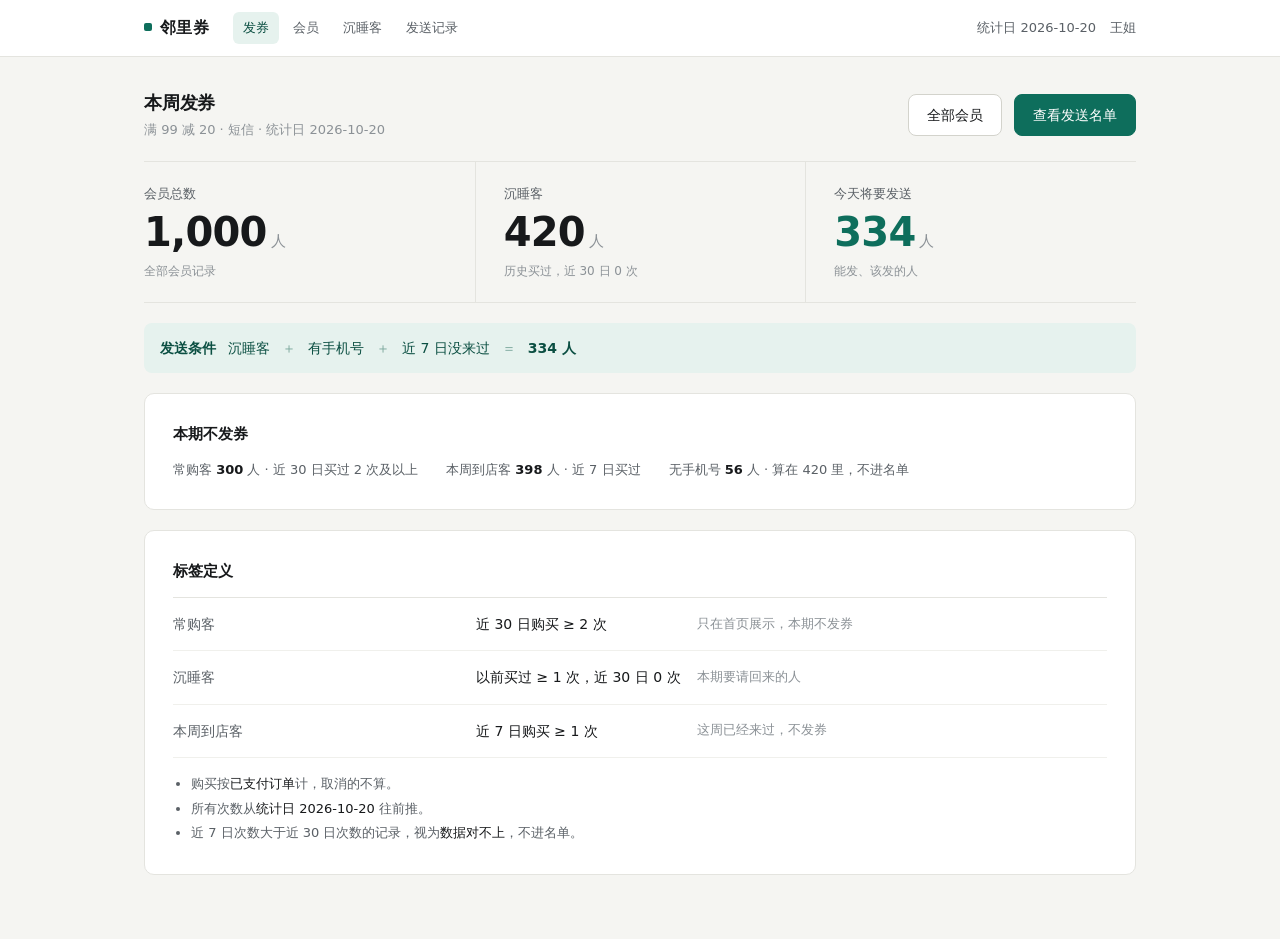
<file: index.html>
<!DOCTYPE html>
<html lang="zh-CN">
<head>
<meta charset="utf-8">
<meta name="viewport" content="width=device-width, initial-scale=1">
<title>邻里券</title>
<meta http-equiv="refresh" content="0; url=原型/index.html">
<link rel="canonical" href="原型/index.html">
</head>
<body>
<p><a href="原型/index.html">打开邻里券原型</a></p>
</body>
</html>
</file>
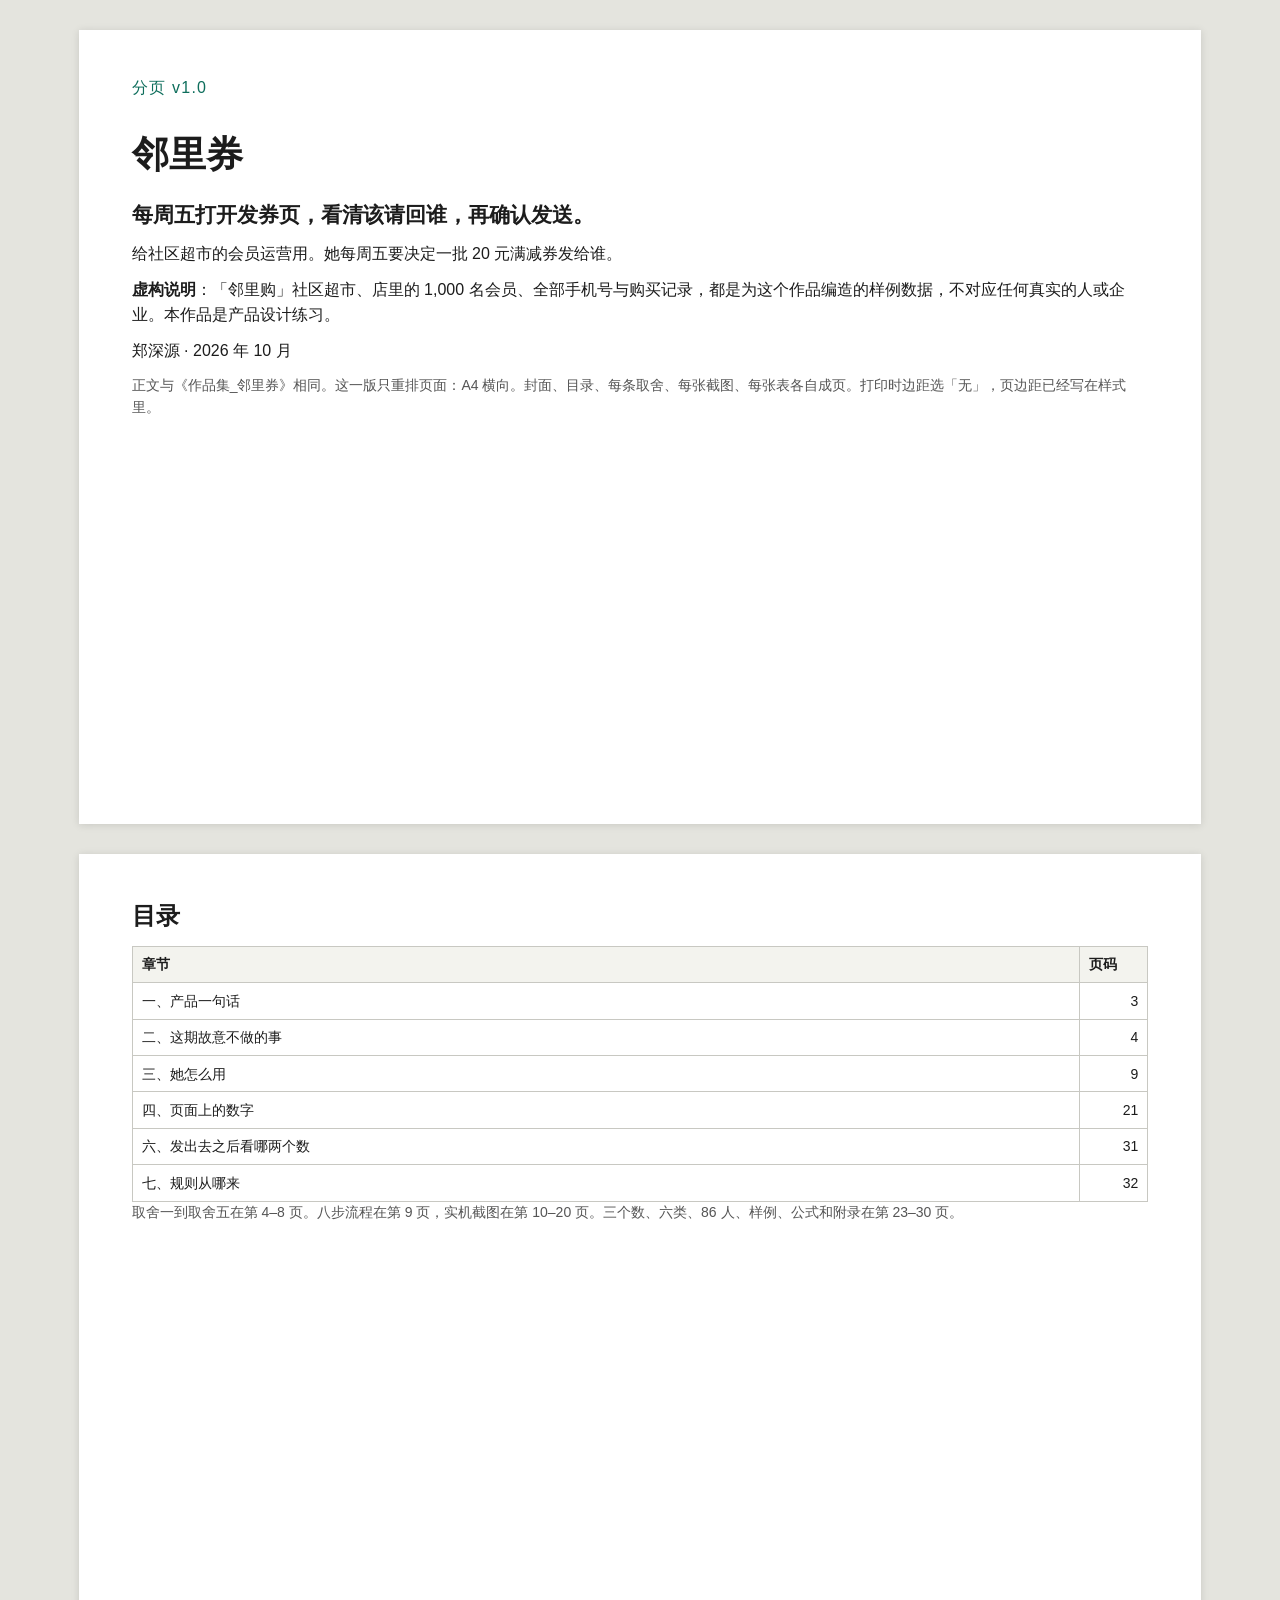
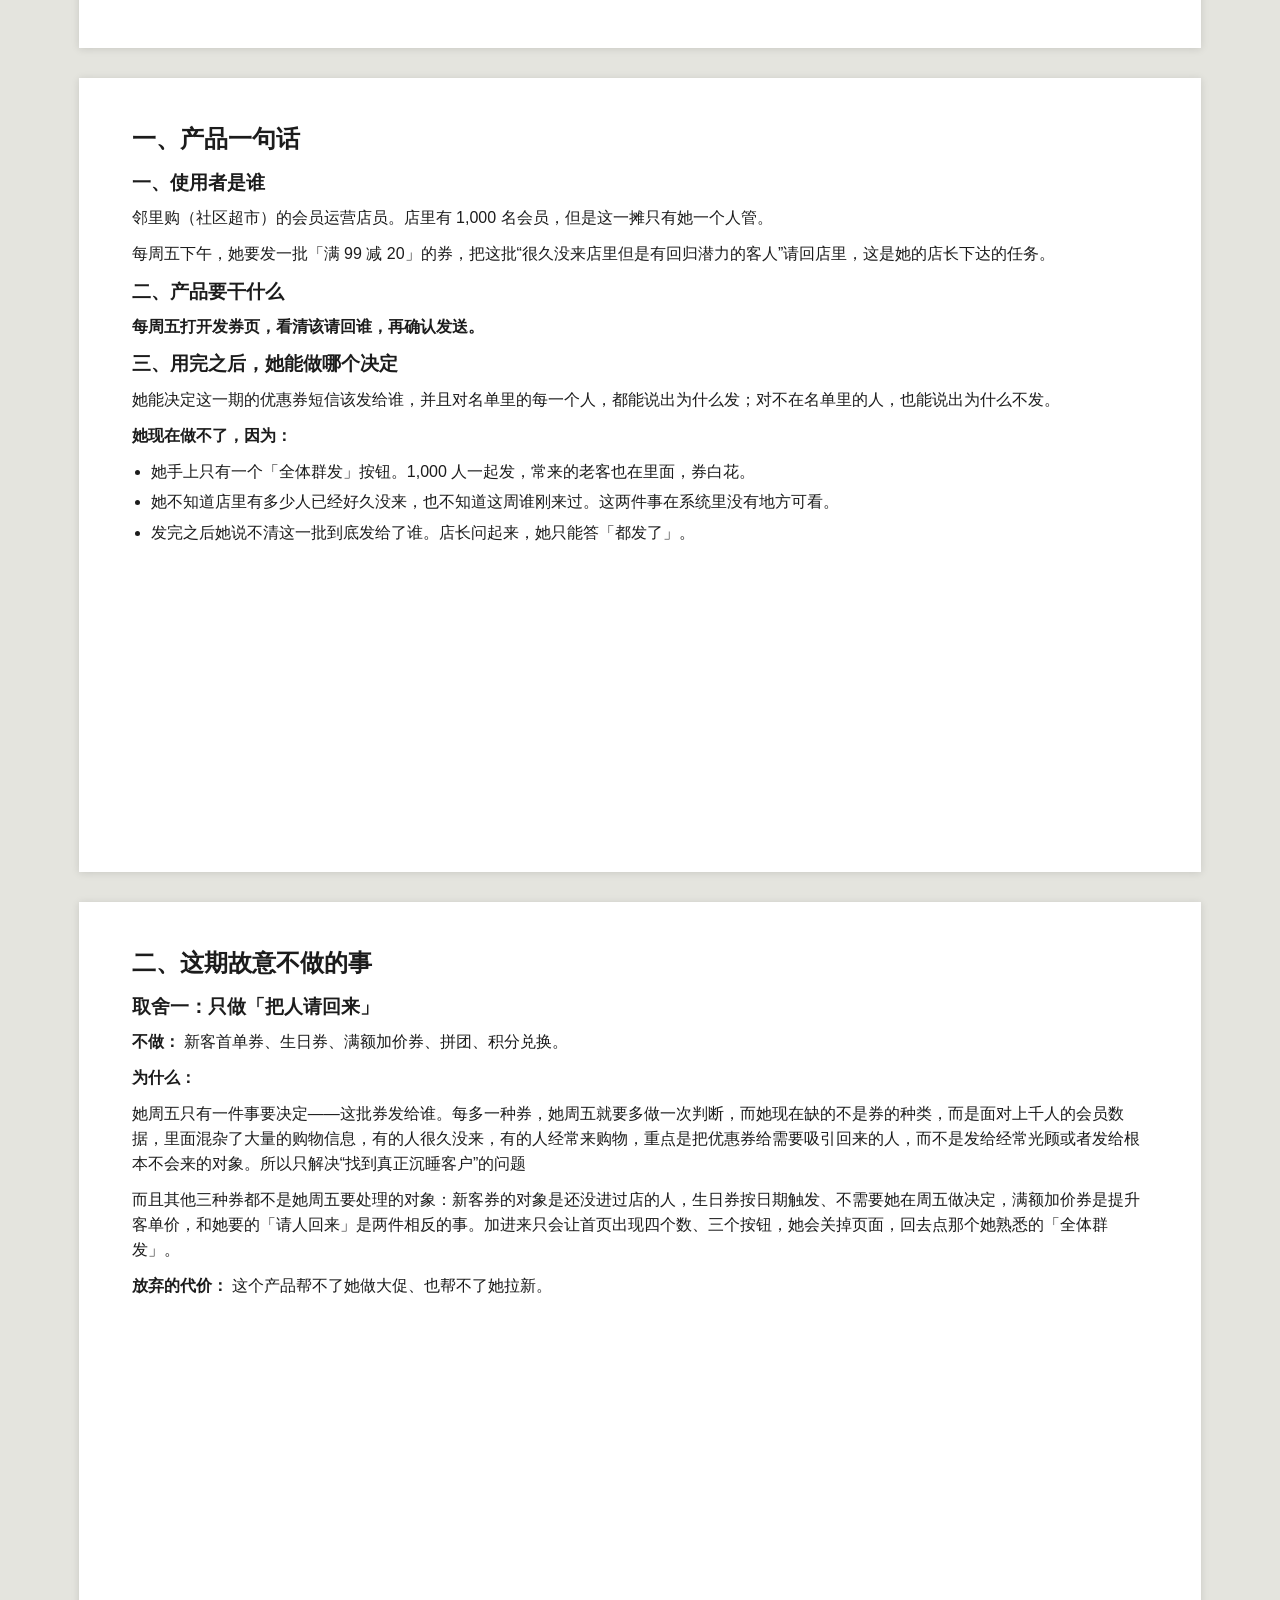
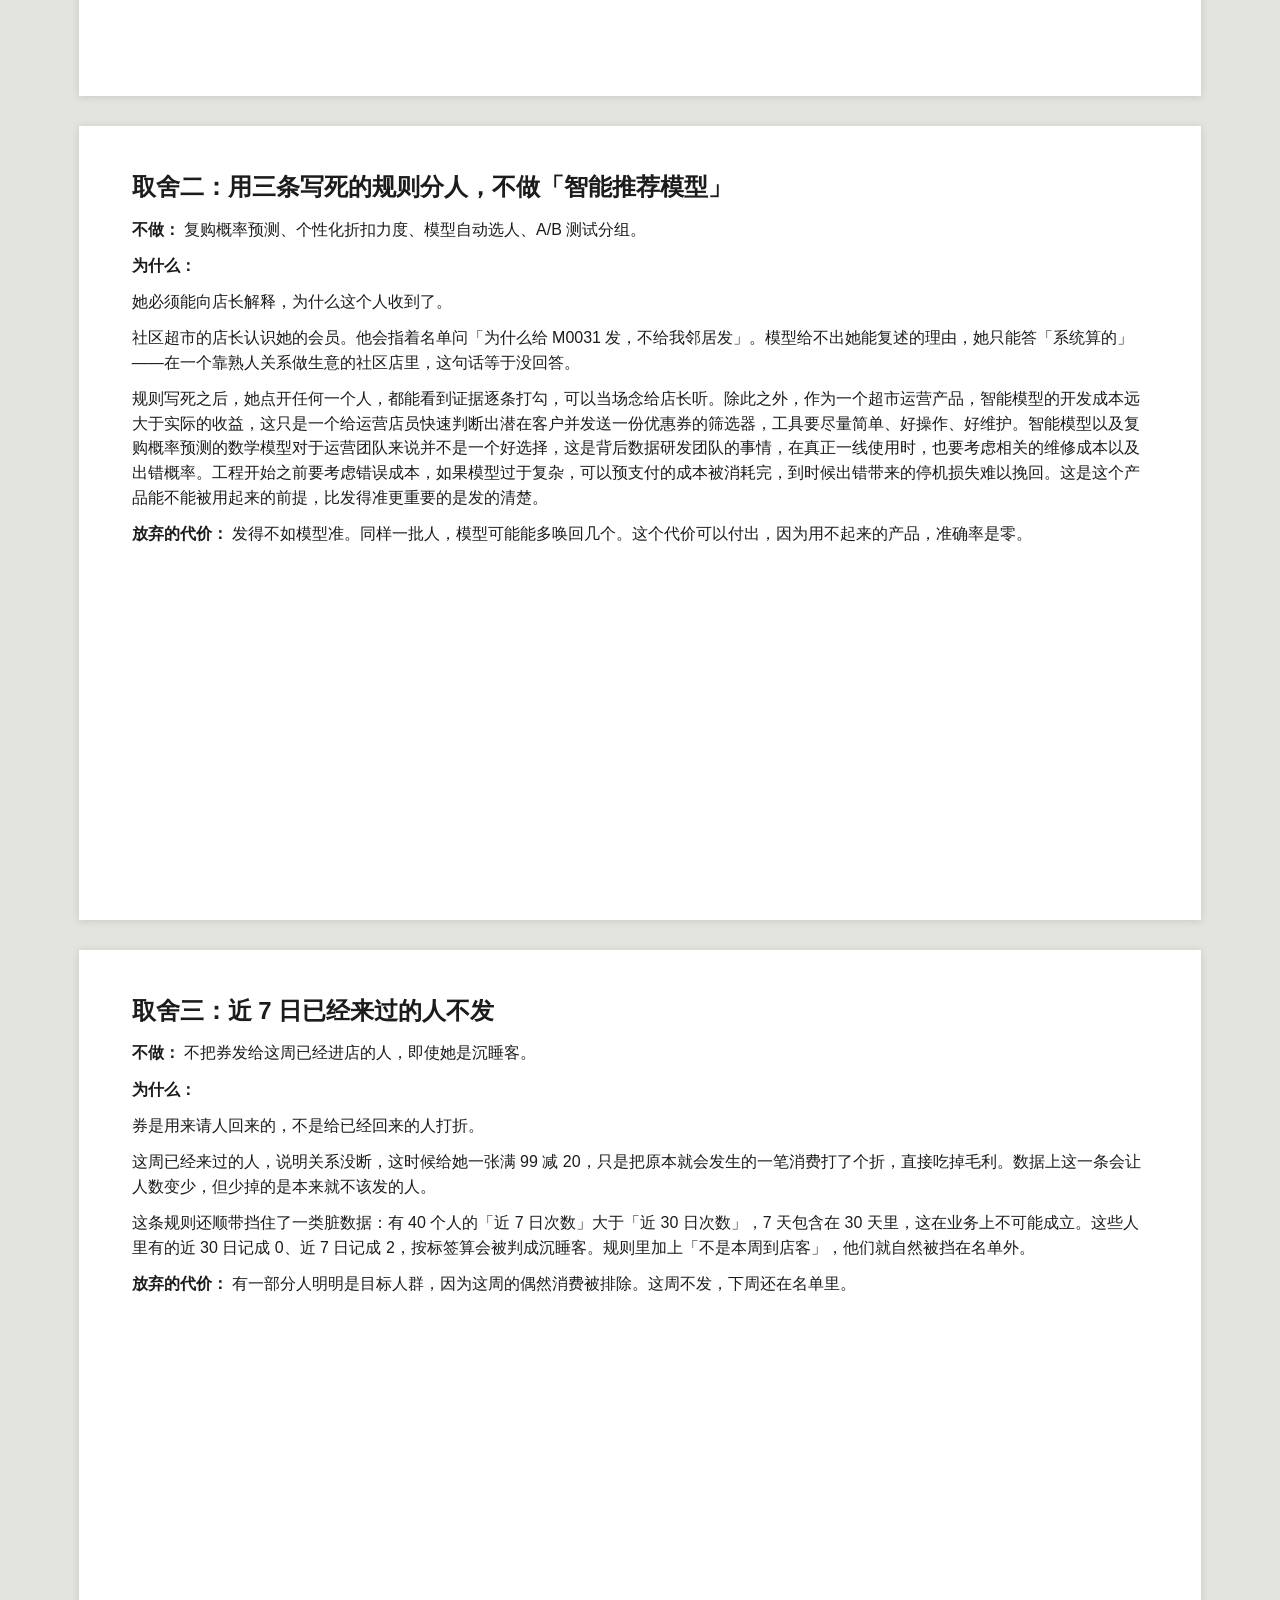
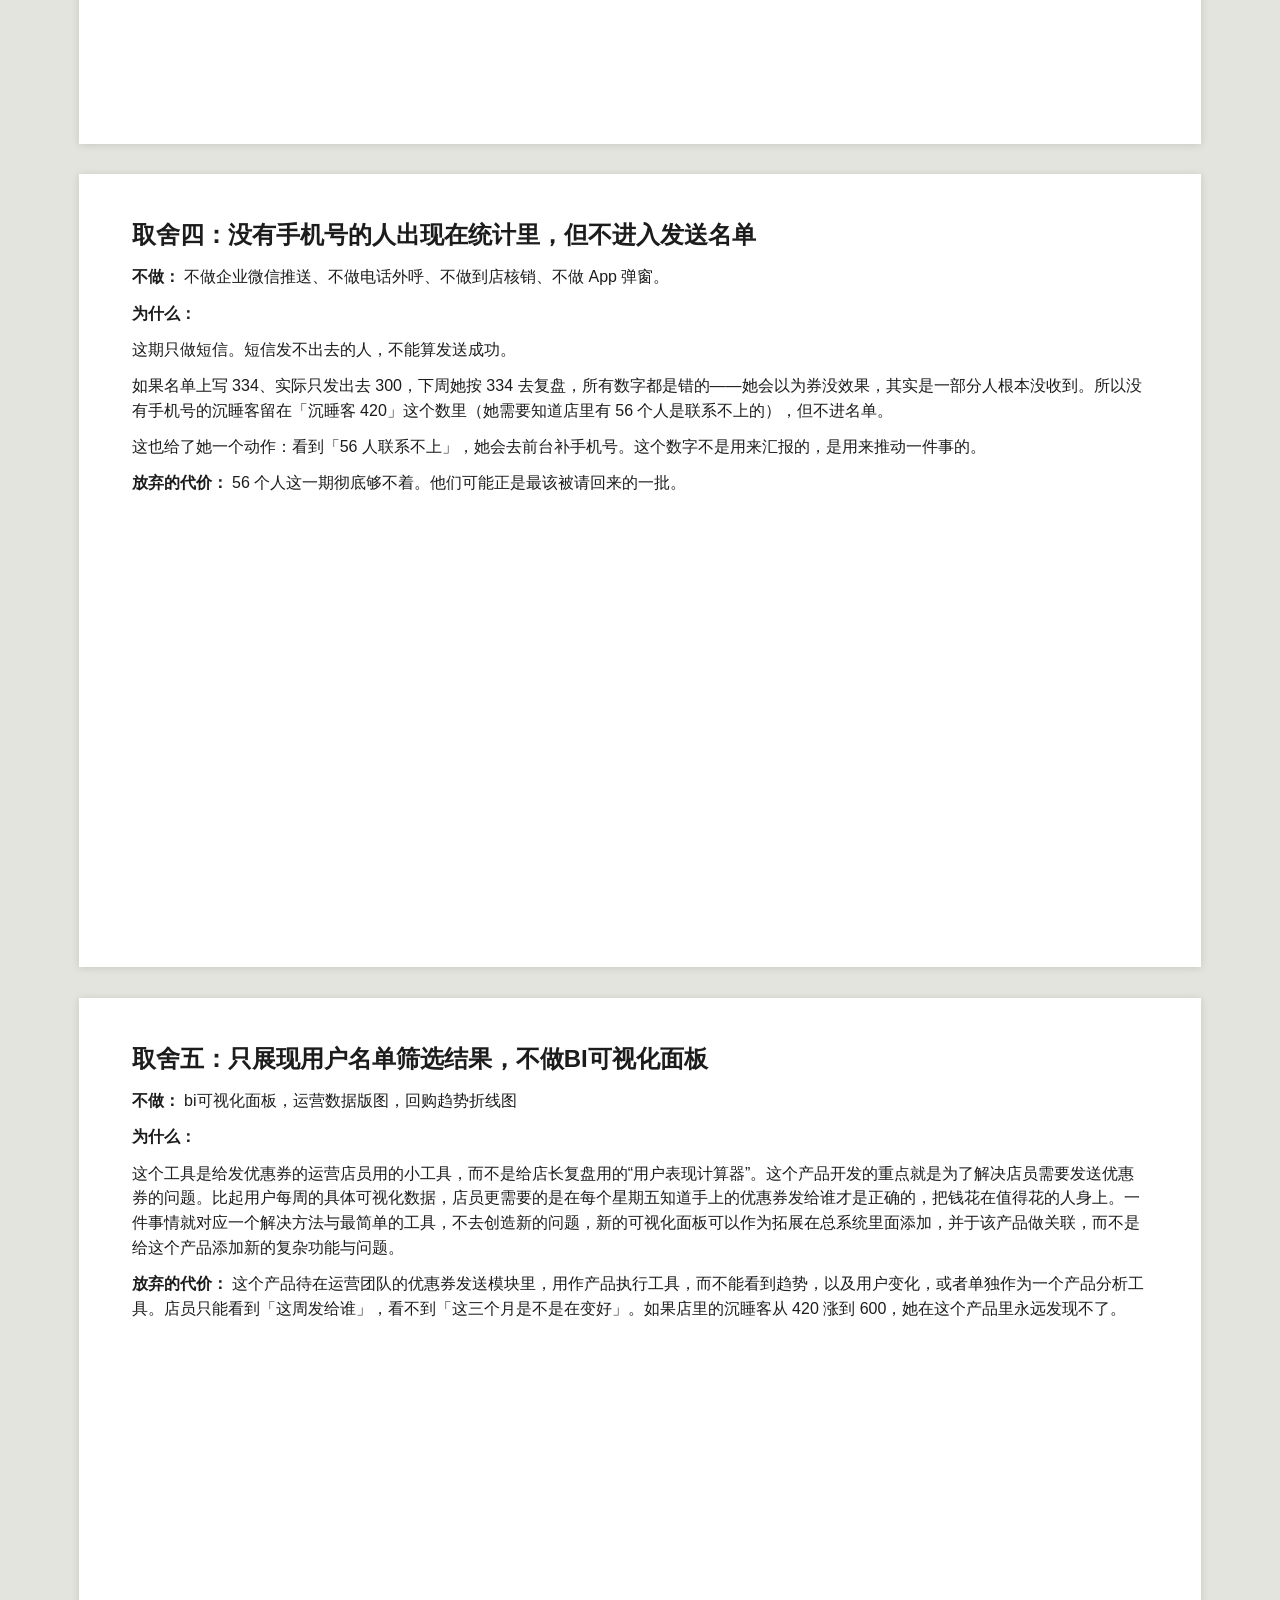
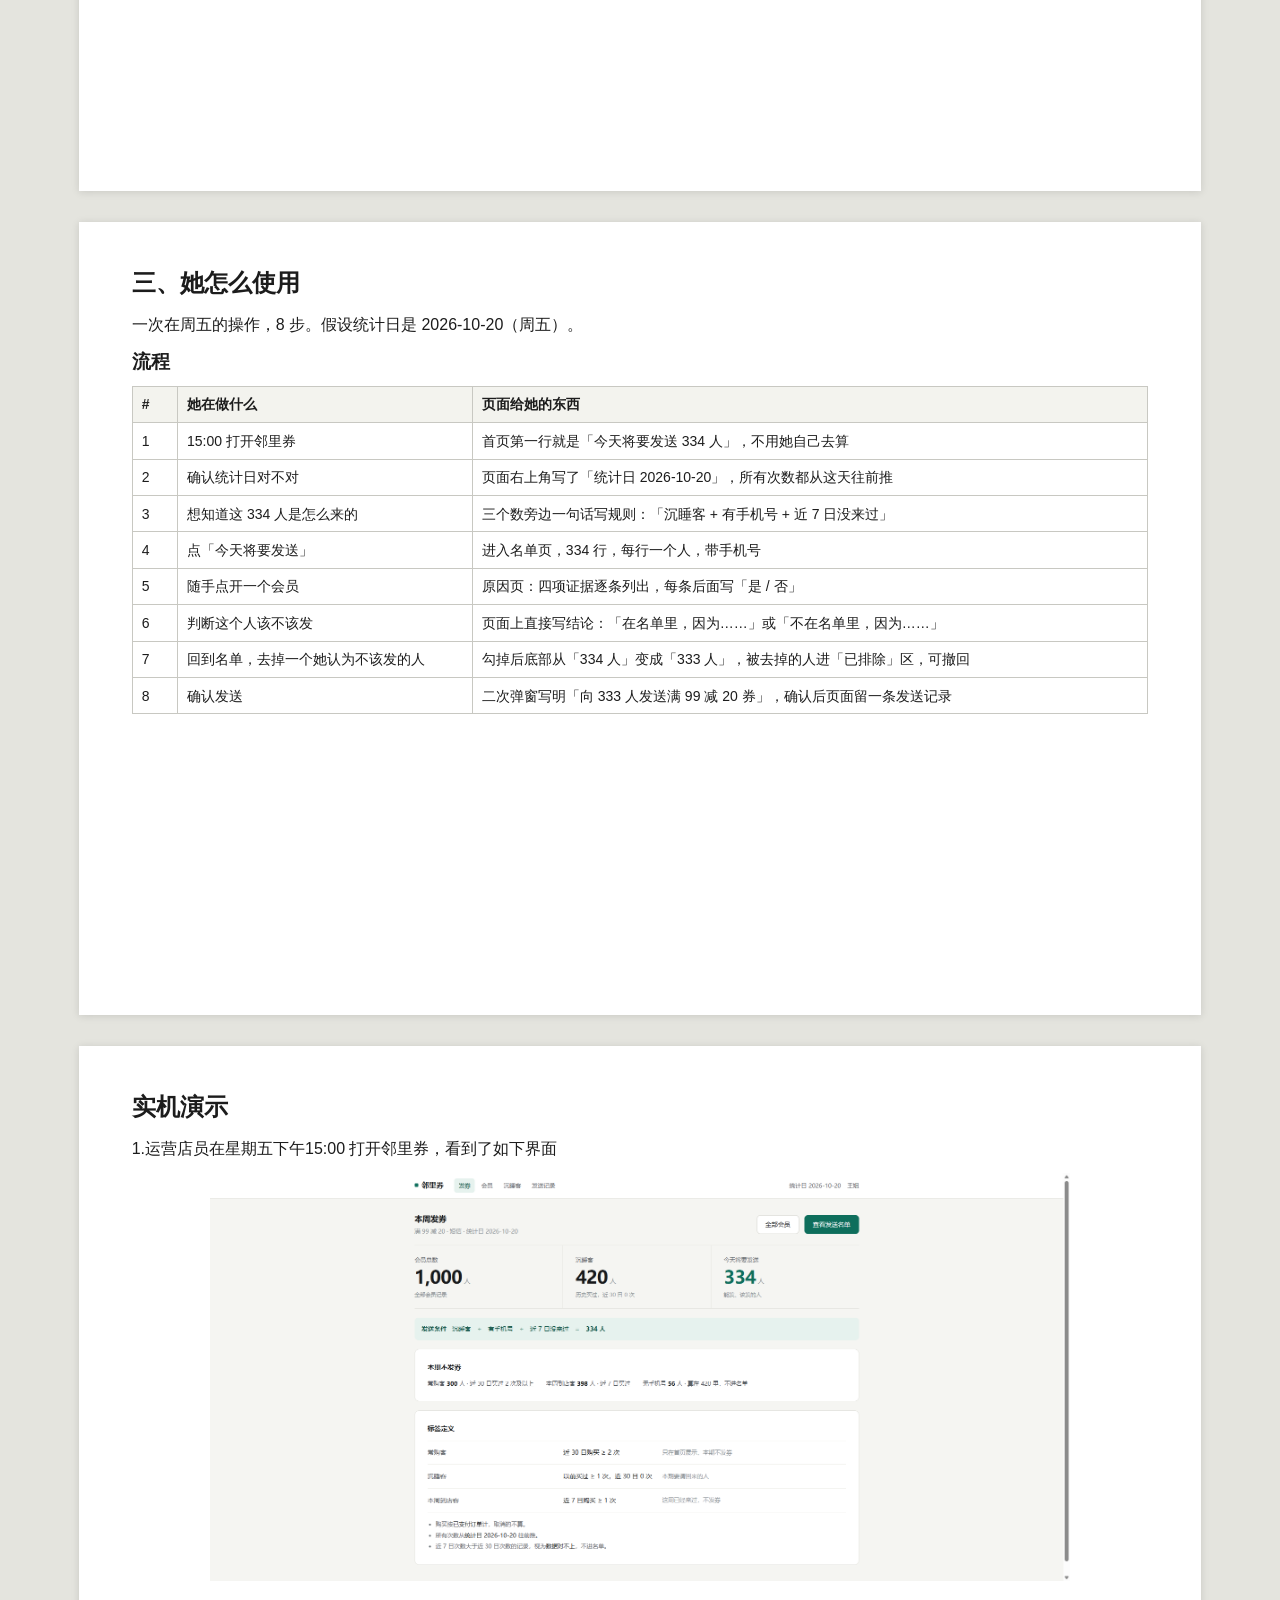
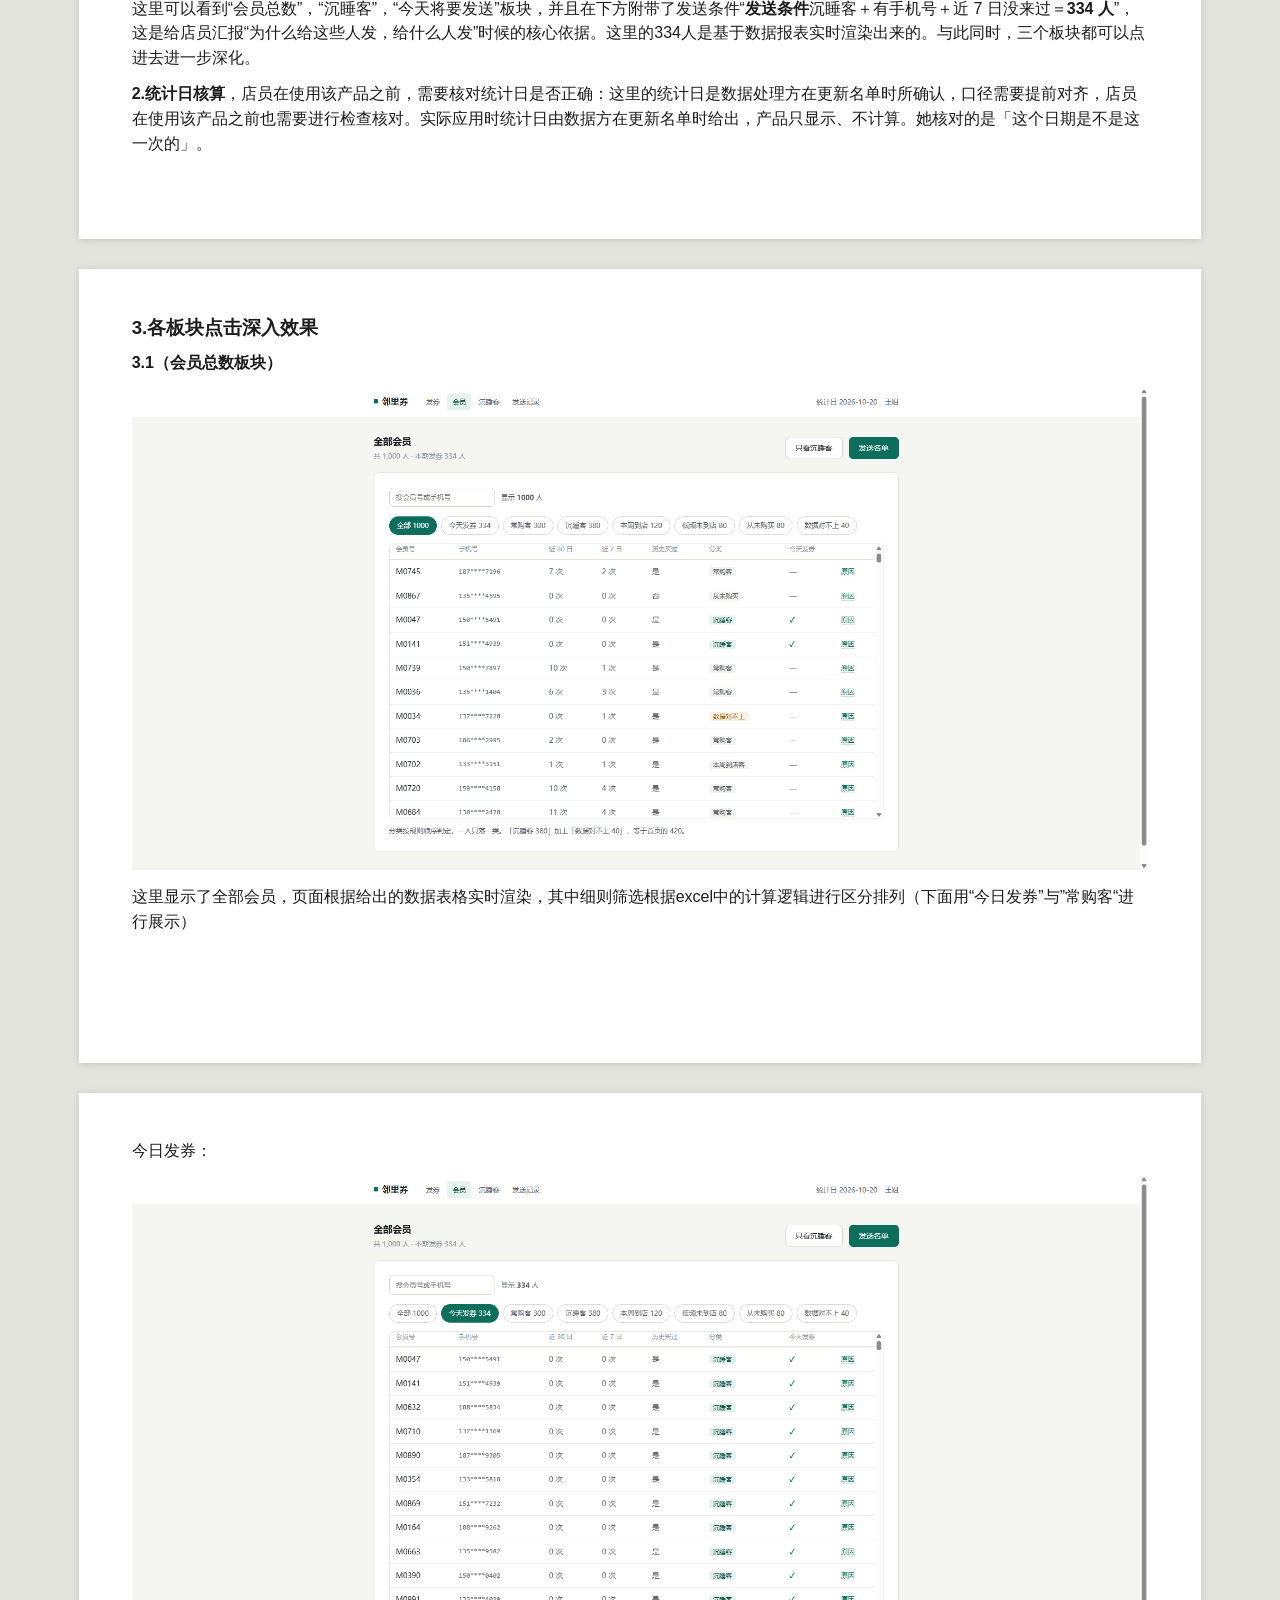
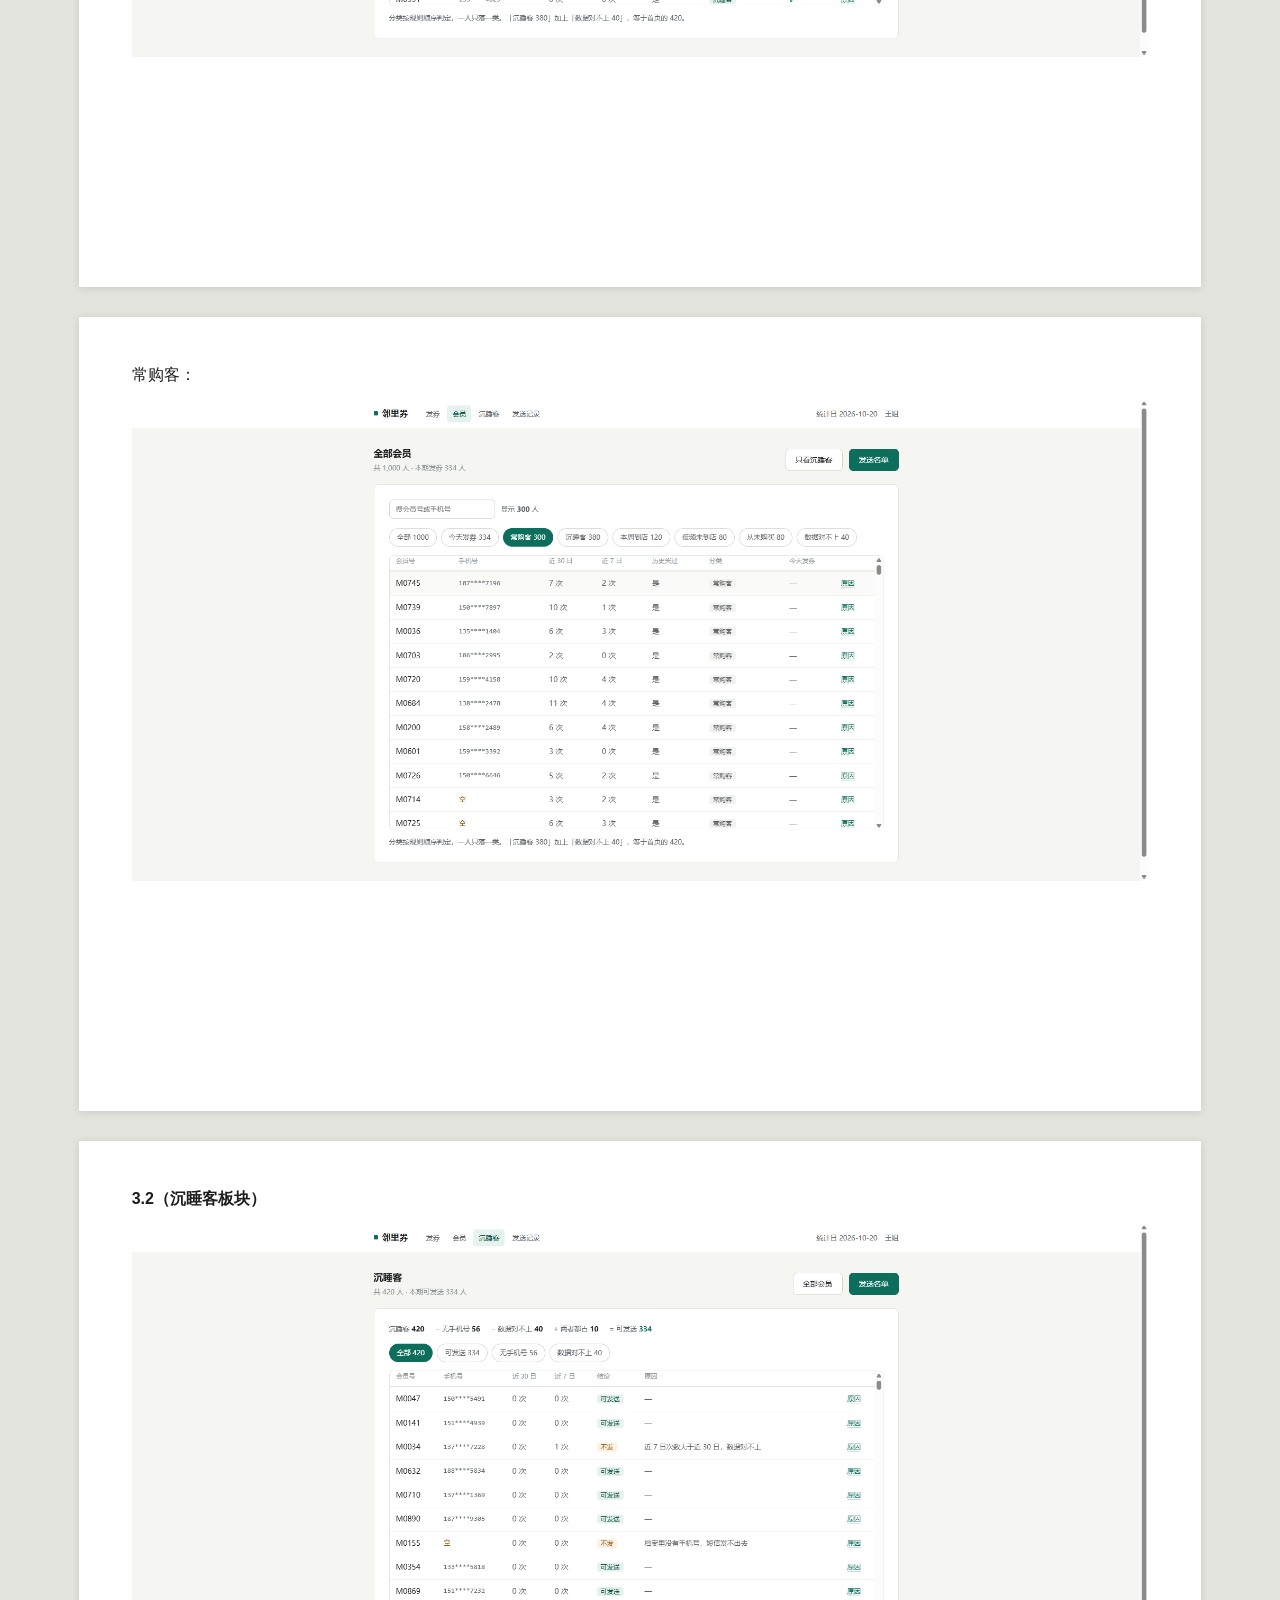
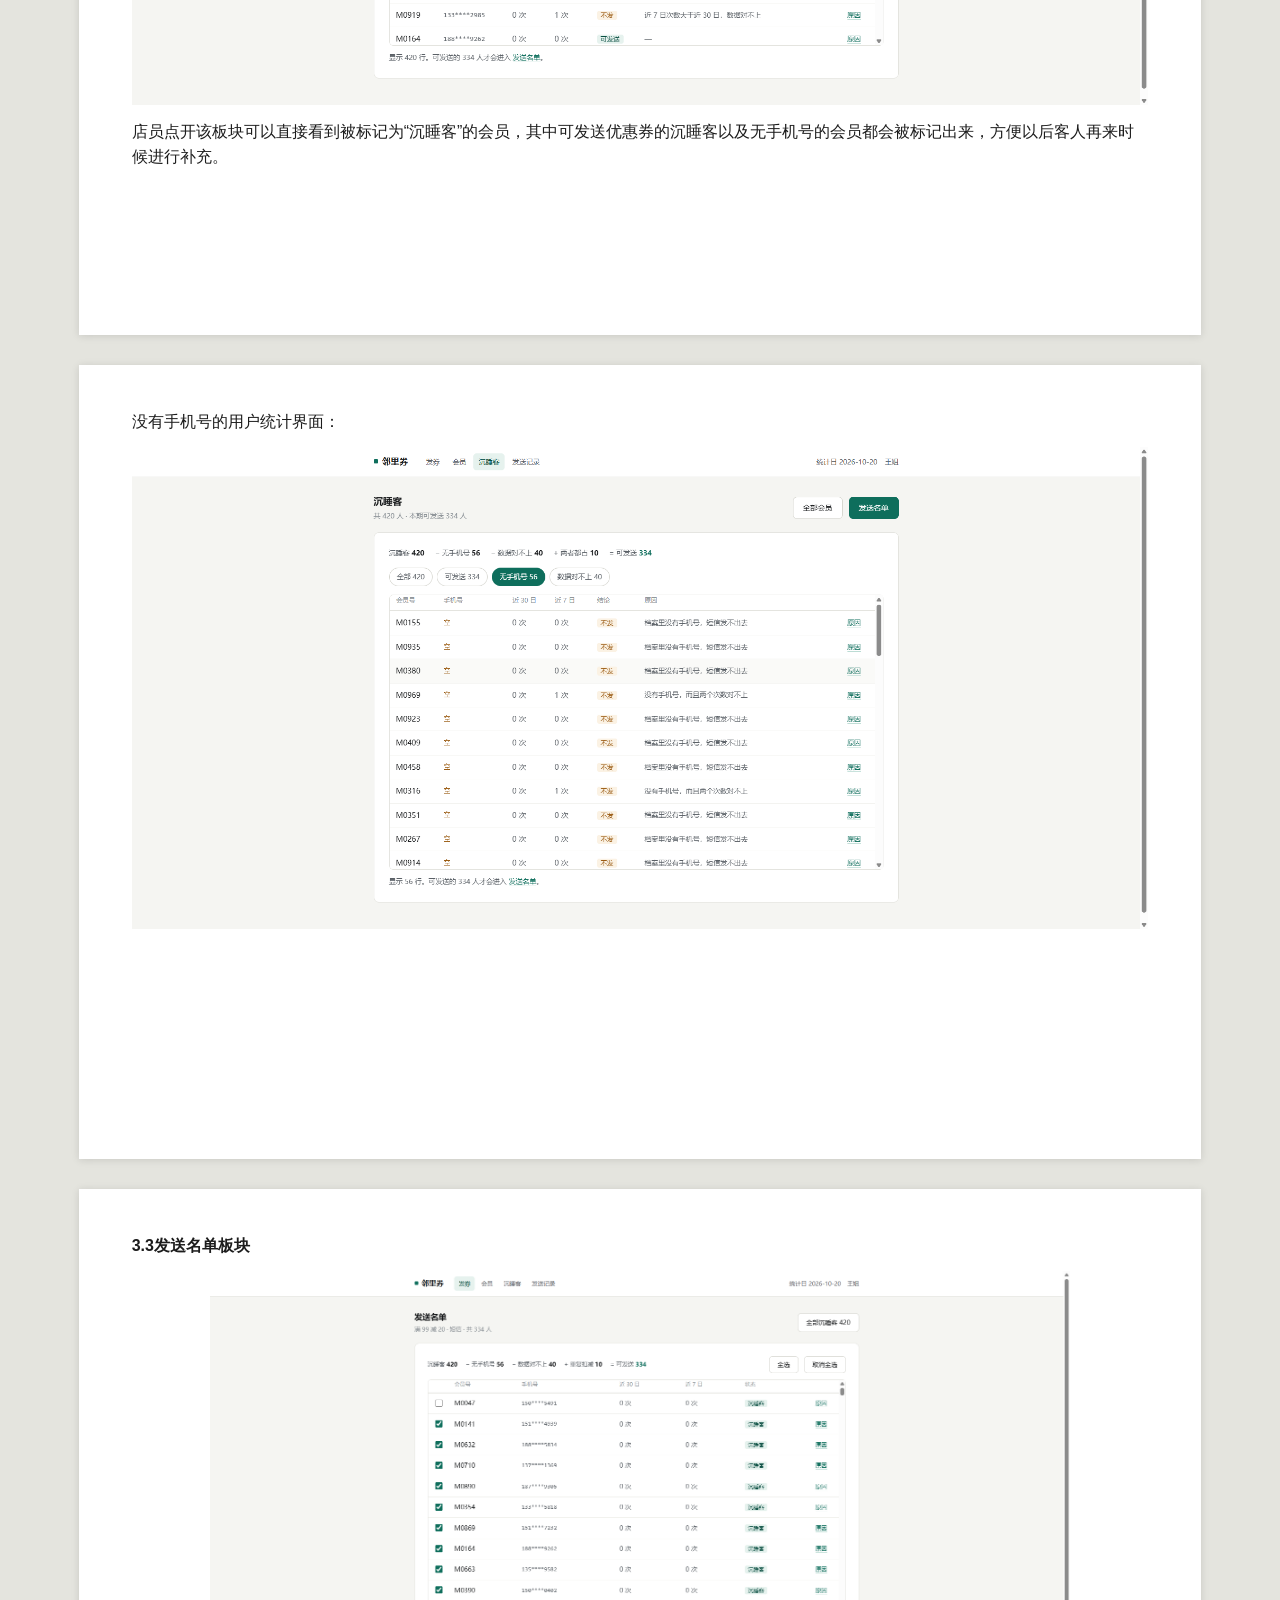
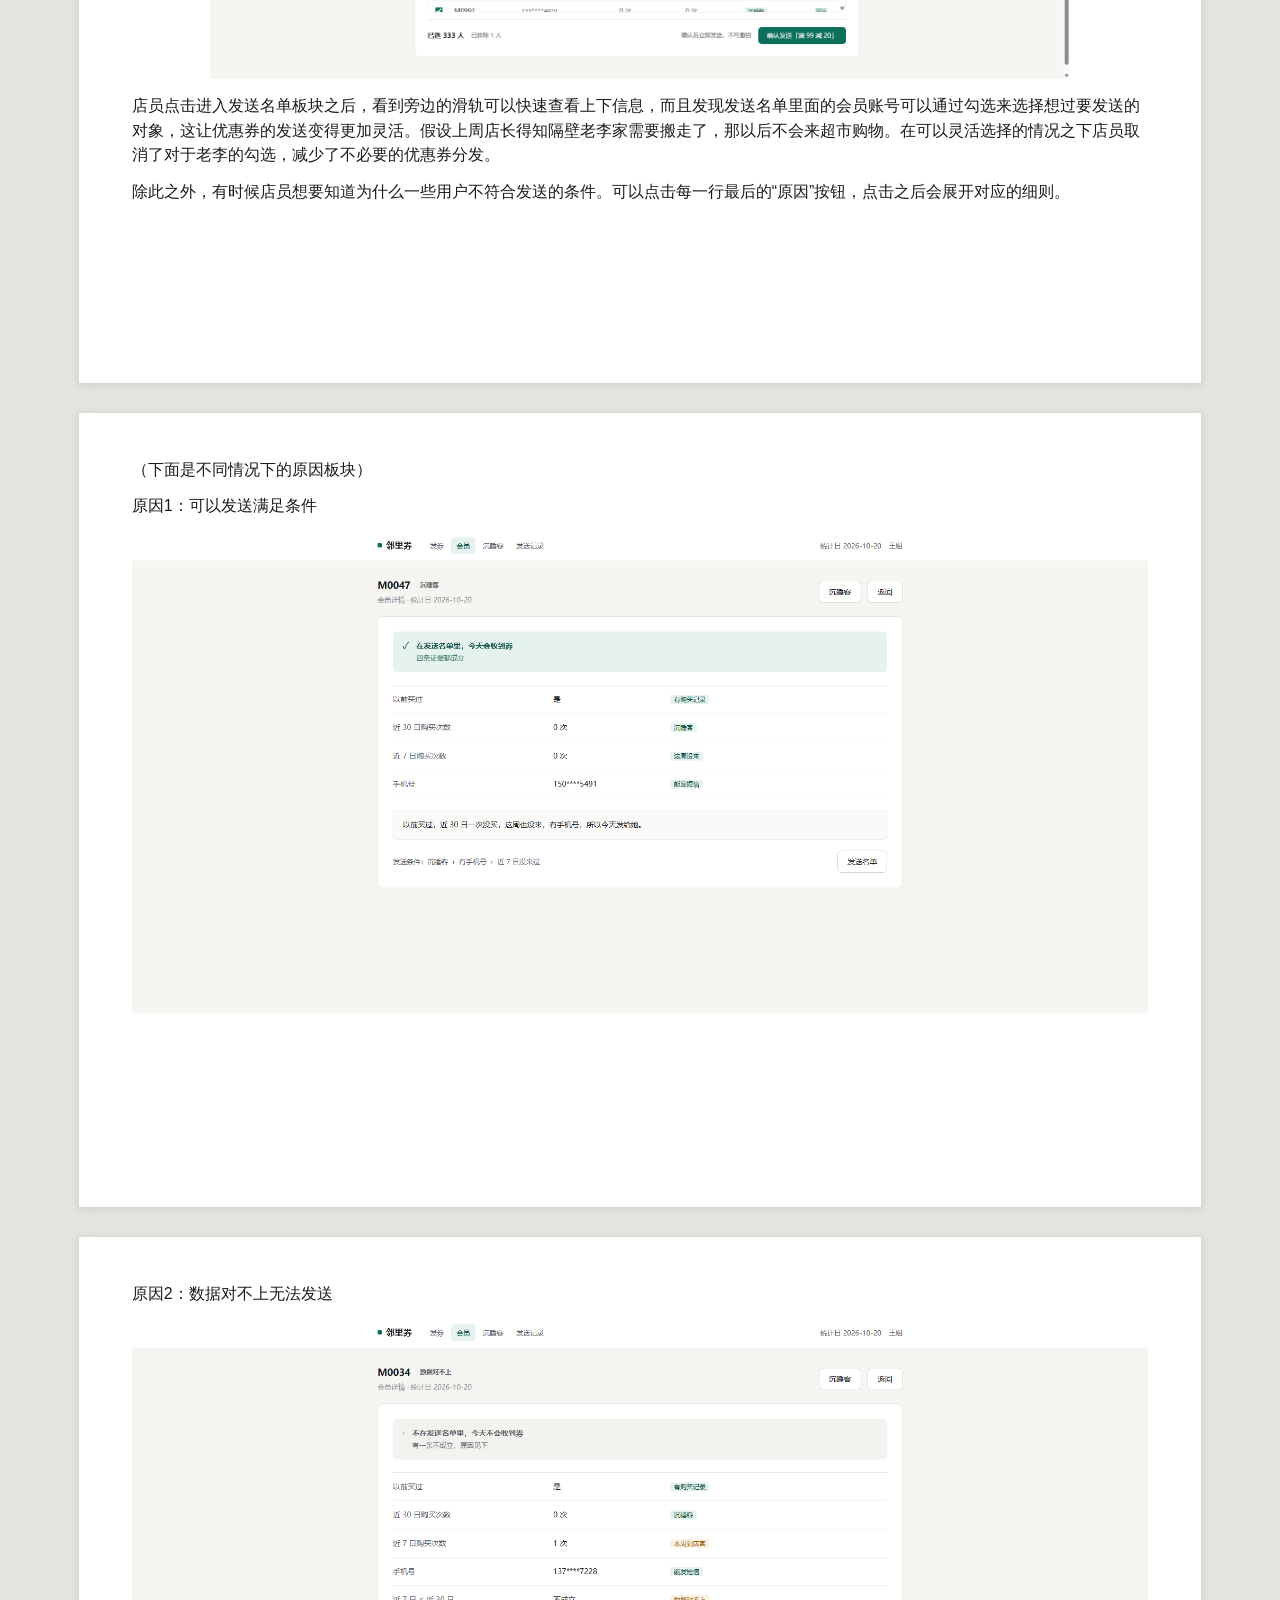
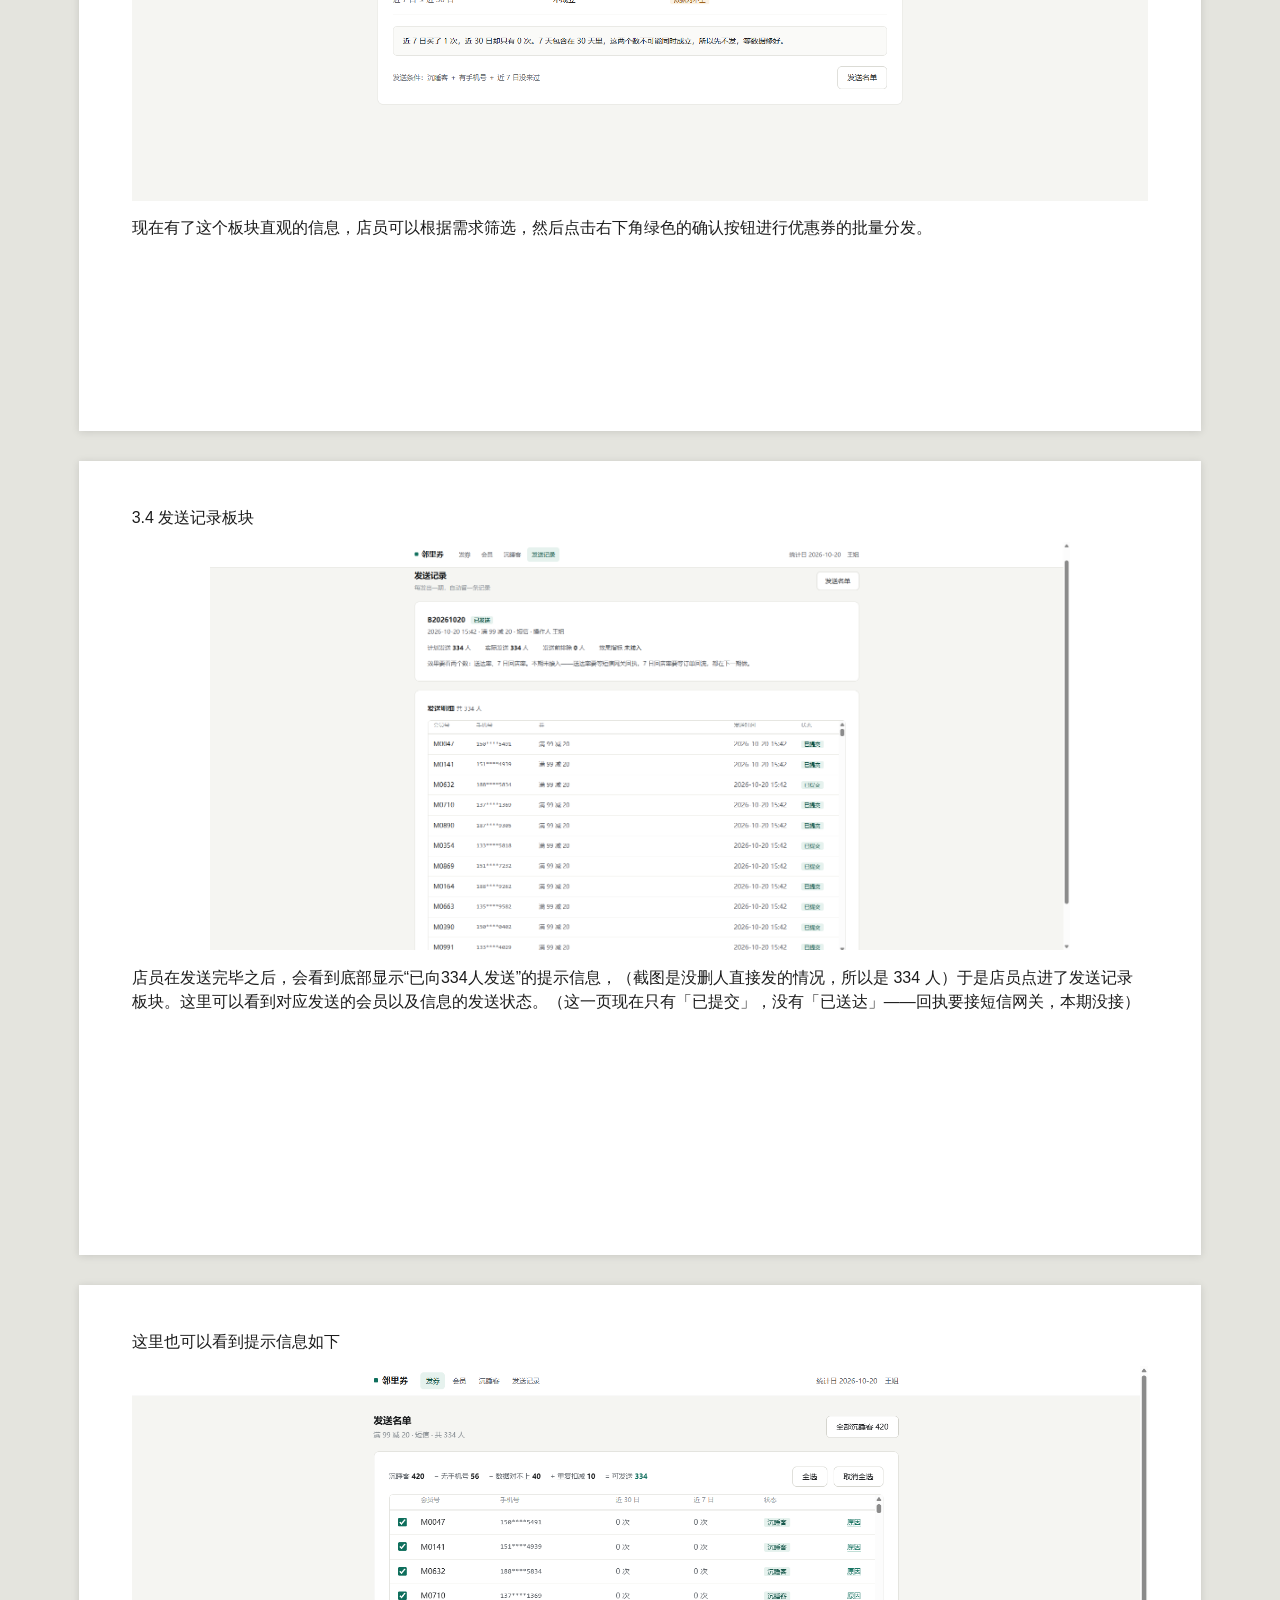
<file: md文件/作品集_邻里券-分页v1.0.html>
<!DOCTYPE html>
<html lang="zh-CN">
<head>
<meta charset="utf-8">
<title>邻里券 · 分页 v1.0</title>
<style>
  @page {
    size: A4 landscape;
    margin: 12mm 14mm 14mm 14mm;
    @bottom-right {
      content: counter(page);
      font-family: "Microsoft YaHei", sans-serif;
      font-size: 9pt;
      color: #666;
    }
  }
  @page :first {
    margin: 16mm 18mm;
    @bottom-right { content: none; }
  }
  * { box-sizing: border-box; }
  html, body { margin: 0; padding: 0; }
  body {
    font-family: "Microsoft YaHei", "PingFang SC", sans-serif;
    font-size: 12pt;
    line-height: 1.55;
    color: #1c1c1c;
  }
  h1 { font-size: 28pt; line-height: 1.25; margin: 0 0 6mm; }
  h2 { font-size: 18pt; line-height: 1.3; margin: 0 0 4mm; break-after: avoid; page-break-after: avoid; }
  h3 { font-size: 14pt; line-height: 1.35; margin: 0 0 3mm; break-after: avoid; page-break-after: avoid; }
  p { margin: 0 0 3mm; }
  ul, ol { margin: 0 0 3mm; padding-left: 1.2em; }
  li { margin: 0 0 1.5mm; }
  strong { font-weight: 650; }
  a { color: #0e6e5c; }
  .sheet { break-before: page; page-break-before: always; }
  .cover { break-before: auto; page-break-before: auto; }
  .ver { letter-spacing: .08em; color: #0e6e5c; font-size: 12pt; margin: 0 0 8mm; }
  .lead { font-size: 16pt; line-height: 1.45; }
  .note { color: #444; }
  .small { color: #555; font-size: 10.5pt; }
  table { width: 100%; border-collapse: collapse; table-layout: fixed; font-size: 10.5pt; line-height: 1.45; }
  th, td { border: 1px solid #c8c8c2; padding: 2mm 2.4mm; vertical-align: top; word-wrap: break-word; overflow-wrap: anywhere; }
  th { background: #f3f3ee; font-weight: 650; text-align: left; }
  tr { break-inside: avoid; page-break-inside: avoid; }
  .toc td:last-child, .num { text-align: right; font-variant-numeric: tabular-nums; }
  .shot img {
    display: block;
    width: auto;
    max-width: 100%;
    max-height: 128mm;
    margin: 2mm auto 4mm;
  }
  .shot.long img { max-height: 108mm; }
  pre {
    margin: 0 0 3mm;
    padding: 3mm 4mm;
    background: #f6f6f2;
    border: 1px solid #e1e1db;
    font-family: Consolas, "Microsoft YaHei", monospace;
    font-size: 9pt;
    line-height: 1.45;
    white-space: pre-wrap;
    word-break: break-all;
    break-inside: avoid;
    page-break-inside: avoid;
  }
  .item { break-inside: avoid; page-break-inside: avoid; margin: 0 0 3.5mm; }
  .eq { font-size: 16pt; letter-spacing: .02em; }
  @media screen {
    body { background: #e4e4de; }
    .cover, .sheet {
      background: #fff;
      width: 297mm;
      min-height: 210mm;
      margin: 8mm auto;
      padding: 12mm 14mm 14mm;
      box-shadow: 0 1px 8px rgba(0,0,0,.12);
    }
  }
</style>
</head>
<body>

<section class="cover">
  <p class="ver">分页 v1.0</p>
  <h1>邻里券</h1>
  <p class="lead"><strong>每周五打开发券页，看清该请回谁，再确认发送。</strong></p>
  <p>给社区超市的会员运营用。她每周五要决定一批 20 元满减券发给谁。</p>
  <p><strong>虚构说明</strong>：「邻里购」社区超市、店里的 1,000 名会员、全部手机号与购买记录，都是为这个作品编造的样例数据，不对应任何真实的人或企业。本作品是产品设计练习。</p>
  <p>郑深源 · 2026 年 10 月</p>
  <p class="small">正文与《作品集_邻里券》相同。这一版只重排页面：A4 横向。封面、目录、每条取舍、每张截图、每张表各自成页。打印时边距选「无」，页边距已经写在样式里。</p>
</section>

<section class="sheet">
  <h2>目录</h2>
  <table class="toc">
    <thead><tr><th>章节</th><th style="width:18mm">页码</th></tr></thead>
    <tbody>
      <tr><td>一、产品一句话</td><td class="num">3</td></tr>
      <tr><td>二、这期故意不做的事</td><td class="num">4</td></tr>
      <tr><td>三、她怎么用</td><td class="num">9</td></tr>
      <tr><td>四、页面上的数字</td><td class="num">21</td></tr>
      <tr><td>六、发出去之后看哪两个数</td><td class="num">31</td></tr>
      <tr><td>七、规则从哪来</td><td class="num">32</td></tr>
    </tbody>
  </table>
  <p class="small">取舍一到取舍五在第 4–8 页。八步流程在第 9 页，实机截图在第 10–20 页。三个数、六类、86 人、样例、公式和附录在第 23–30 页。</p>
</section>

<section class="sheet">
  <h2>一、产品一句话</h2>
  <h3>一、使用者是谁</h3>
  <p>邻里购（社区超市）的会员运营店员。店里有 1,000 名会员，但是这一摊只有她一个人管。</p>
  <p>每周五下午，她要发一批「满 99 减 20」的券，把这批“很久没来店里但是有回归潜力的客人”请回店里，这是她的店长下达的任务。</p>
  <h3>二、产品要干什么</h3>
  <p><strong>每周五打开发券页，看清该请回谁，再确认发送。</strong></p>
  <h3>三、用完之后，她能做哪个决定</h3>
  <p>她能决定这一期的优惠券短信该发给谁，并且对名单里的每一个人，都能说出为什么发；对不在名单里的人，也能说出为什么不发。</p>
  <p><strong>她现在做不了，因为：</strong></p>
  <ul>
    <li>她手上只有一个「全体群发」按钮。1,000 人一起发，常来的老客也在里面，券白花。</li>
    <li>她不知道店里有多少人已经好久没来，也不知道这周谁刚来过。这两件事在系统里没有地方可看。</li>
    <li>发完之后她说不清这一批到底发给了谁。店长问起来，她只能答「都发了」。</li>
  </ul>
</section>

<section class="sheet">
  <h2>二、这期故意不做的事</h2>
  <h3>取舍一：只做「把人请回来」</h3>
  <p><strong>不做：</strong> 新客首单券、生日券、满额加价券、拼团、积分兑换。</p>
  <p><strong>为什么：</strong></p>
  <p>她周五只有一件事要决定——这批券发给谁。每多一种券，她周五就要多做一次判断，而她现在缺的不是券的种类，而是面对上千人的会员数据，里面混杂了大量的购物信息，有的人很久没来，有的人经常来购物，重点是把优惠券给需要吸引回来的人，而不是发给经常光顾或者发给根本不会来的对象。所以只解决“找到真正沉睡客户”的问题</p>
  <p>而且其他三种券都不是她周五要处理的对象：新客券的对象是还没进过店的人，生日券按日期触发、不需要她在周五做决定，满额加价券是提升客单价，和她要的「请人回来」是两件相反的事。加进来只会让首页出现四个数、三个按钮，她会关掉页面，回去点那个她熟悉的「全体群发」。</p>
  <p><strong>放弃的代价：</strong> 这个产品帮不了她做大促、也帮不了她拉新。</p>
</section>

<section class="sheet">
  <h2>取舍二：用三条写死的规则分人，不做「智能推荐模型」</h2>
  <p><strong>不做：</strong> 复购概率预测、个性化折扣力度、模型自动选人、A/B 测试分组。</p>
  <p><strong>为什么：</strong></p>
  <p>她必须能向店长解释，为什么这个人收到了。</p>
  <p>社区超市的店长认识她的会员。他会指着名单问「为什么给 M0031 发，不给我邻居发」。模型给不出她能复述的理由，她只能答「系统算的」——在一个靠熟人关系做生意的社区店里，这句话等于没回答。</p>
  <p>规则写死之后，她点开任何一个人，都能看到证据逐条打勾，可以当场念给店长听。除此之外，作为一个超市运营产品，智能模型的开发成本远大于实际的收益，这只是一个给运营店员快速判断出潜在客户并发送一份优惠券的筛选器，工具要尽量简单、好操作、好维护。智能模型以及复购概率预测的数学模型对于运营团队来说并不是一个好选择，这是背后数据研发团队的事情，在真正一线使用时，也要考虑相关的维修成本以及出错概率。工程开始之前要考虑错误成本，如果模型过于复杂，可以预支付的成本被消耗完，到时候出错带来的停机损失难以挽回。这是这个产品能不能被用起来的前提，比发得准更重要的是发的清楚。</p>
  <p><strong>放弃的代价：</strong> 发得不如模型准。同样一批人，模型可能能多唤回几个。这个代价可以付出，因为用不起来的产品，准确率是零。</p>
</section>

<section class="sheet">
  <h2>取舍三：近 7 日已经来过的人不发</h2>
  <p><strong>不做：</strong> 不把券发给这周已经进店的人，即使她是沉睡客。</p>
  <p><strong>为什么：</strong></p>
  <p>券是用来请人回来的，不是给已经回来的人打折。</p>
  <p>这周已经来过的人，说明关系没断，这时候给她一张满 99 减 20，只是把原本就会发生的一笔消费打了个折，直接吃掉毛利。数据上这一条会让人数变少，但少掉的是本来就不该发的人。</p>
  <p>这条规则还顺带挡住了一类脏数据：有 40 个人的「近 7 日次数」大于「近 30 日次数」，7 天包含在 30 天里，这在业务上不可能成立。这些人里有的近 30 日记成 0、近 7 日记成 2，按标签算会被判成沉睡客。规则里加上「不是本周到店客」，他们就自然被挡在名单外。</p>
  <p><strong>放弃的代价：</strong> 有一部分人明明是目标人群，因为这周的偶然消费被排除。这周不发，下周还在名单里。</p>
</section>

<section class="sheet">
  <h2>取舍四：没有手机号的人出现在统计里，但不进入发送名单</h2>
  <p><strong>不做：</strong> 不做企业微信推送、不做电话外呼、不做到店核销、不做 App 弹窗。</p>
  <p><strong>为什么：</strong></p>
  <p>这期只做短信。短信发不出去的人，不能算发送成功。</p>
  <p>如果名单上写 334、实际只发出去 300，下周她按 334 去复盘，所有数字都是错的——她会以为券没效果，其实是一部分人根本没收到。所以没有手机号的沉睡客留在「沉睡客 420」这个数里（她需要知道店里有 56 个人是联系不上的），但不进名单。</p>
  <p>这也给了她一个动作：看到「56 人联系不上」，她会去前台补手机号。这个数字不是用来汇报的，是用来推动一件事的。</p>
  <p><strong>放弃的代价：</strong> 56 个人这一期彻底够不着。他们可能正是最该被请回来的一批。</p>
</section>

<section class="sheet">
  <h2>取舍五：只展现用户名单筛选结果，不做BI可视化面板</h2>
  <p><strong>不做：</strong> bi可视化面板，运营数据版图，回购趋势折线图</p>
  <p><strong>为什么：</strong></p>
  <p>这个工具是给发优惠券的运营店员用的小工具，而不是给店长复盘用的“用户表现计算器”。这个产品开发的重点就是为了解决店员需要发送优惠券的问题。比起用户每周的具体可视化数据，店员更需要的是在每个星期五知道手上的优惠券发给谁才是正确的，把钱花在值得花的人身上。一件事情就对应一个解决方法与最简单的工具，不去创造新的问题，新的可视化面板可以作为拓展在总系统里面添加，并于该产品做关联，而不是给这个产品添加新的复杂功能与问题。</p>
  <p><strong>放弃的代价：</strong> 这个产品待在运营团队的优惠券发送模块里，用作产品执行工具，而不能看到趋势，以及用户变化，或者单独作为一个产品分析工具。店员只能看到「这周发给谁」，看不到「这三个月是不是在变好」。如果店里的沉睡客从 420 涨到 600，她在这个产品里永远发现不了。</p>
</section>

<section class="sheet">
  <h2>三、她怎么使用</h2>
  <p>一次在周五的操作，8 步。假设统计日是 2026-10-20（周五）。</p>
  <h3>流程</h3>
  <table>
    <colgroup><col style="width:12mm"><col style="width:78mm"><col></colgroup>
    <thead><tr><th>#</th><th>她在做什么</th><th>页面给她的东西</th></tr></thead>
    <tbody>
      <tr><td>1</td><td>15:00 打开邻里券</td><td>首页第一行就是「今天将要发送 334 人」，不用她自己去算</td></tr>
      <tr><td>2</td><td>确认统计日对不对</td><td>页面右上角写了「统计日 2026-10-20」，所有次数都从这天往前推</td></tr>
      <tr><td>3</td><td>想知道这 334 人是怎么来的</td><td>三个数旁边一句话写规则：「沉睡客 + 有手机号 + 近 7 日没来过」</td></tr>
      <tr><td>4</td><td>点「今天将要发送」</td><td>进入名单页，334 行，每行一个人，带手机号</td></tr>
      <tr><td>5</td><td>随手点开一个会员</td><td>原因页：四项证据逐条列出，每条后面写「是 / 否」</td></tr>
      <tr><td>6</td><td>判断这个人该不该发</td><td>页面上直接写结论：「在名单里，因为……」或「不在名单里，因为……」</td></tr>
      <tr><td>7</td><td>回到名单，去掉一个她认为不该发的人</td><td>勾掉后底部从「334 人」变成「333 人」，被去掉的人进「已排除」区，可撤回</td></tr>
      <tr><td>8</td><td>确认发送</td><td>二次弹窗写明「向 333 人发送满 99 减 20 券」，确认后页面留一条发送记录</td></tr>
    </tbody>
  </table>
</section>

<section class="sheet shot long">
  <h2>实机演示</h2>
  <p>1.运营店员在星期五下午15:00 打开邻里券，看到了如下界面</p>
  <img src="../photos/点开主界面.png" alt="邻里券点开主界面">
  <p>这里可以看到“会员总数”，“沉睡客”，“今天将要发送”板块，并且在下方附带了发送条件“<strong>发送条件</strong>沉睡客＋有手机号＋近 7 日没来过＝<strong>334 人</strong>”，这是给店员汇报“为什么给这些人发，给什么人发”时候的核心依据。这里的334人是基于数据报表实时渲染出来的。与此同时，三个板块都可以点进去进一步深化。</p>
  <p><strong>2.统计日核算</strong>，店员在使用该产品之前，需要核对统计日是否正确：这里的统计日是数据处理方在更新名单时所确认，口径需要提前对齐，店员在使用该产品之前也需要进行检查核对。实际应用时统计日由数据方在更新名单时给出，产品只显示、不计算。她核对的是「这个日期是不是这一次的」。</p>
</section>

<section class="sheet shot">
  <h3>3.各板块点击深入效果</h3>
  <p><strong>3.1（会员总数板块）</strong></p>
  <img src="../photos/会员总数板块.png" alt="会员总数板块">
  <p>这里显示了全部会员，页面根据给出的数据表格实时渲染，其中细则筛选根据excel中的计算逻辑进行区分排列（下面用“今日发券”与”常购客“进行展示）</p>
</section>

<section class="sheet shot">
  <p>今日发券：</p>
  <img src="../photos/今日发券.png" alt="今日发券">
</section>

<section class="sheet shot">
  <p>常购客：</p>
  <img src="../photos/常购客.png" alt="常购客">
</section>

<section class="sheet shot">
  <p><strong>3.2（沉睡客板块）</strong></p>
  <img src="../photos/沉睡客板块.png" alt="沉睡客板块">
  <p>店员点开该板块可以直接看到被标记为“沉睡客”的会员，其中可发送优惠券的沉睡客以及无手机号的会员都会被标记出来，方便以后客人再来时候进行补充。</p>
</section>

<section class="sheet shot">
  <p>没有手机号的用户统计界面：</p>
  <img src="../photos/没有手机号的用户统计界面.png" alt="没有手机号的用户统计界面">
</section>

<section class="sheet shot long">
  <p><strong>3.3发送名单板块</strong></p>
  <img src="../photos/发送名单板块.png" alt="发送名单板块">
  <p>店员点击进入发送名单板块之后，看到旁边的滑轨可以快速查看上下信息，而且发现发送名单里面的会员账号可以通过勾选来选择想过要发送的对象，这让优惠券的发送变得更加灵活。假设上周店长得知隔壁老李家需要搬走了，那以后不会来超市购物。在可以灵活选择的情况之下店员取消了对于老李的勾选，减少了不必要的优惠券分发。</p>
  <p>除此之外，有时候店员想要知道为什么一些用户不符合发送的条件。可以点击每一行最后的“原因”按钮，点击之后会展开对应的细则。</p>
</section>

<section class="sheet shot">
  <p>（下面是不同情况下的原因板块）</p>
  <p>原因1：可以发送满足条件</p>
  <img src="../photos/原因1.png" alt="原因1">
</section>

<section class="sheet shot">
  <p>原因2：数据对不上无法发送</p>
  <img src="../photos/原因2.png" alt="原因2">
  <p>现在有了这个板块直观的信息，店员可以根据需求筛选，然后点击右下角绿色的确认按钮进行优惠券的批量分发。</p>
</section>

<section class="sheet shot long">
  <p>3.4 发送记录板块</p>
  <img src="../photos/发送记录.png" alt="发送记录">
  <p>店员在发送完毕之后，会看到底部显示“已向334人发送”的提示信息，（截图是没删人直接发的情况，所以是 334 人）于是店员点进了发送记录板块。这里可以看到对应发送的会员以及信息的发送状态。（这一页现在只有「已提交」，没有「已送达」——回执要接短信网关，本期没接）</p>
</section>

<section class="sheet shot">
  <p>这里也可以看到提示信息如下</p>
  <img src="../photos/发送成功.png" alt="发送成功">
</section>

<section class="sheet shot">
  <h2>四、页面上的数字</h2>
  <p>统计日：2026-10-20<br>数据：<code>all_members_清洗ver_1.0.csv</code></p>
  <h3>一、首页三个数如何计算</h3>
  <img src="../photos/数据来源2.png" alt="数据来源">
</section>

<section class="sheet shot">
  <img src="../photos/数字来源.png" alt="数字来源">
</section>

<section class="sheet">
  <h3>首页三个数</h3>
  <table>
    <colgroup><col style="width:28mm"><col style="width:18mm"><col><col style="width:36mm"></colgroup>
    <thead><tr><th>数</th><th>值</th><th>怎么算出来的（筛选条件）</th><th>出现在页面哪里</th></tr></thead>
    <tbody>
      <tr>
        <td>会员总数</td><td>1000</td>
        <td>原始用户数据表格raw导入之后，经过会员号码的基础清洗筛选（其中包括大小写区分，以及标点符号之间的清洗于同一，最后去重之后得到唯一的会员号码标识得出）。</td>
        <td>首页左</td>
      </tr>
      <tr>
        <td>沉睡客</td><td>420</td>
        <td>这里的沉睡客计算方式源自于以下规则：沉睡客人=拥有历史购买记录的客人 且 近30日没有任何购买记录的客人。筛选公式：历史购买记录&gt;=1，且近30日购买次数=0。</td>
        <td>首页中</td>
      </tr>
      <tr>
        <td>今天将发送</td><td>334</td>
        <td>能够成为今日发送优惠券的客人也有影硬性筛选条件：首先得满足有手机号（并且记录在沉睡客人名单之中），其次近7日没有购买记录的顾客。筛选公式：首先筛选正确的购买记录（近7日购买次数&lt;=近30日购买次数，因为不可能近7日购买记录多余近30日购买记录的），接着从 420 出发，是手机号码!=0，且近7日购买记录=0的客人是为优惠券推送客户。(详细见附录)</td>
        <td>首页右</td>
      </tr>
    </tbody>
  </table>
</section>

<section class="sheet">
  <h3>二、1,000 人分成六类</h3>
  <table>
    <colgroup><col style="width:32mm"><col style="width:18mm"><col></colgroup>
    <thead><tr><th>分类</th><th>人数</th><th>判定条件</th></tr></thead>
    <tbody>
      <tr><td>常购客</td><td>300</td><td>把30日之内购买了2次以上的客户定义为常购客户</td></tr>
      <tr><td>沉睡客</td><td>380</td><td>把之前有购买记录的，且近30日没有购买记录的客户判定为沉睡客户</td></tr>
      <tr><td>本周到店客</td><td>120</td><td>把7日之内拥有购买记录的客户判定为本周到店客</td></tr>
      <tr><td>低频未到店</td><td>80</td><td>把30日之内拥有1次购买记录的，且近7日没有购买记录的客户判定为低频未到店客户</td></tr>
      <tr><td>从未购买</td><td>80</td><td>把30日之内没有任何购买记录，且7日之内没有任何购买记录的顾客判定为从未购买用户（这里的实际购买记录包括了取消订单的情况，比如客户有下单记录1但是又取消了订单1，这种购买记录就是0）</td></tr>
      <tr><td>数据对不上</td><td>40</td><td>把近30天购买次数&lt;近7天购买次数的客户定义为数据有误的客户，因为近7日的订单购买次数一定大于近30日的</td></tr>
    </tbody>
  </table>
</section>

<section class="sheet">
  <h3>三、420 到 334 之间，那 86 个人</h3>
  <p class="eq">420 − 56 − 40 + 10 = 334</p>
  <table>
    <colgroup><col style="width:36mm"><col style="width:18mm"><col></colgroup>
    <thead><tr><th>被减掉的</th><th>人数</th><th>是谁</th></tr></thead>
    <tbody>
      <tr><td>手机号是空号的</td><td>56</td><td>沉睡客名单里面没有手机号的客户，判定为无法发放优惠券，需要剔除</td></tr>
      <tr><td>数据对不上的</td><td>40</td><td>这群人是出现了近30天购买次数&lt;近7天购买次数的客户定义为数据有误的客户，也是需要剔除的一部分</td></tr>
      <tr><td><strong>加回来的</strong></td><td>10</td><td>同时满足了数据有错误以及手机号为空的客户，重复减掉之后需要加回来一次，当然这个在excel的表格之中通过公式可以直接筛选出来，只是项目的总清洗表格是全面的，包含所有用户的，后续会放出</td></tr>
    </tbody>
  </table>
</section>

<section class="sheet">
  <h3>四、样例，以及发或不发的原因</h3>
  <table>
    <colgroup>
      <col style="width:24mm"><col style="width:24mm"><col style="width:24mm"><col style="width:22mm"><col style="width:34mm"><col style="width:16mm"><col>
    </colgroup>
    <thead><tr><th>会员号</th><th>历史买过</th><th>近 30 日</th><th>近 7 日</th><th>手机号</th><th>结论</th><th>原因（写给王姐看的一句话）</th></tr></thead>
    <tbody>
      <tr><td>M0034</td><td>是</td><td>0</td><td>1</td><td>137****7228</td><td>不发</td><td>近 7 日买了 1 次，近 30 日却只有 0 次。7 天包含在 30 天里，这两个数不可能同时成立，所以先不发，等数据修好。</td></tr>
      <tr><td>M0632</td><td>是</td><td>0</td><td>0</td><td>188****5834</td><td>发</td><td>以前买过，近 30 日一次没买，这周也没来，有手机号，所以今天发给她。</td></tr>
      <tr><td>M0155</td><td>是</td><td>0</td><td>0</td><td>#</td><td>不发</td><td>是沉睡客，但档案里没有手机号，短信发不出去。她算在 420 里，但不进名单。</td></tr>
      <tr><td>M0969</td><td>是</td><td>0</td><td>1</td><td>#</td><td>不发</td><td>近 7 日买了 1 次，近 30 日却只有 0 次。7 天包含在 30 天里，这两个数不可能同时成立，所以先不发，等数据修好。</td></tr>
      <tr><td>M0867</td><td>否</td><td>0</td><td>0</td><td>135****4595</td><td>不发</td><td>客户都没来买过，没有消费潜力，不发券</td></tr>
    </tbody>
  </table>
</section>

<section class="sheet">
  <h3>五、计算公式与附录</h3>
  <p><strong>Excel</strong></p>
  <pre>1.会员编号数据清洗：=UPPER(SUBSTITUTE(SUBSTITUTE(TRIM(A2)," ",""),"-",""))
2.手机号的数据清洗：=IF(OR(TRIM(C2)="",UPPER(TRIM(C2))="NULL",TRIM(C2)="无",TRIM(C2)="-"),"",
    IF(LEFT(SUBSTITUTE(SUBSTITUTE(TRIM(C2)," ",""),"-",""),3)="+86",
       MID(SUBSTITUTE(SUBSTITUTE(TRIM(C2)," ",""),"-",""),4,11),
       SUBSTITUTE(SUBSTITUTE(TRIM(C2)," ",""),"-","")))
3.购买次数转成数字：=IF(TRIM(F2)="",0,VALUE(SUBSTITUTE(TRIM(F2),"次","")))
4.购买次数等于下单次数-取消次数：30天和7天的分开计算
5.是否拥有历史购买记录的标记归一：=IF(OR(TRIM(UPPER(B2))="是",TRIM(UPPER(B2))="Y",TRIM(UPPER(B2))="YES",
       TRIM(UPPER(B2))="1",TRIM(UPPER(B2))="TRUE"),"是","否")
5.沉睡客户判定值标签：=IF(AND(N2="是",L2=0),"是","否")
6.今日可以发送的数据：=IF(AND(P2="是",L2=0,M2=0,I2&lt;&gt;""),"是","否")
7.数据矛盾处理：=IF(M2&gt;L2,"对不上","正常")
8. M2&gt;L2 (数据对不上)
9. N2="否"(从未购买)
10. L2&gt;=2 (常购客)
11. M2&gt;=1(本周到店客)
12. L2=1且M2=0(低频未到店)</pre>
</section>

<section class="sheet">
  <h3>SQL</h3>
  <pre>1.SUM(CASE WHEN ever_bought = 1
   AND cnt_30d = 0
   THEN 1 ELSE 0 END) AS 沉睡客,

2.SUM(CASE WHEN ever_bought = 1 AND cnt_30d = 0
   AND cnt_7d = 0 AND phone &lt;&gt; ''
   THEN 1 ELSE 0 END) AS 今天将发送

3.SUM(CASE WHEN is_sleeper = 1
   AND phone = ''
   THEN 1 ELSE 0 END)  AS 无手机号,

4.SUM(is_conflict) AS 数据矛盾,

5.SUM(CASE WHEN is_sleeper = 1
   AND is_conflict = 1
   AND phone = ''
   THEN 1 ELSE 0 END) AS 重复扣减1.</pre>
</section>

<section class="sheet shot">
  <p><strong>跑一遍验证。</strong> 把清洗后的表读进 SQLite，执行 <code>sql/metrics.sql</code>，输出：</p>
  <img src="../photos/SQL复现.png" alt="SQL复现">
  <p>最后三个是核对用的中间数，不出现在页面上，但加减法要靠它们闭合。</p>
  <p>Excel 筛选、SQL 查询、Python 脚本，三种方式得到同一组数。<strong>数字能被别人重算出来，它才算数。</strong></p>
</section>

<section class="sheet">
  <h3>附录</h3>
  <p>这里来讲一下基础的数据清洗逻辑</p>
  <div class="item"><p><strong>1.会员编号数据清洗</strong>：原始的会员编号存在着口径不一致，录入不规范的问题，我们要做的就是把会员编号全部统一成一种格式，比如说m1000与M1000需要统一成一种，这样可以便于后续消除重复的项，通过上述表格公式，首先用trim删除掉前后空格，接着运用substitute函数把空格和-符号消除，接着统一变换成大写。这样一来我们的会员编号就变成统一的格式了。与此同时我们利用删除重复项来删掉一样的行，保留一个记录即可（因为我们的目的是识别客户，而不是关注用户到底买了多少单）</p></div>
  <div class="item"><p><strong>2.手机编号的数据清洗</strong>，这里也是要建立一个辅助列（后面你看到的所有与原始列中没有的都是辅助列），至于这个辅助列的作用，是在于区分原始数据，我们对任何数据的改动都不在原始表格上，这样有利于后续数据错误的源头追溯以及复原工程。接着是具体的手机编号清洗思路：手机号有的是+86的，有的是数字里面混杂着文本（也就是半角和全角），我们在这里除了用substitute删除空格以及符号影响之外，还有用到or函数进行例子的选择以及情况区分。同时把一些“无”还有“null"之类的手机号全部置空，以便于后续的筛选，但是这里不把空值删除，因为没有手机号的用户也是会员编号的一部分，如果删掉的话原本完整的会员表就没有了</p></div>
  <div class="item"><p><strong>3.购买次数转成数字</strong>也是同理，数据更重要的是口径统一，可读性强，一些购买次数用的”1次“，”5“等等，这里把空值设置为0，以及所有的数字统一为1，2，3这样的数字。当然其中也有出现value相关错误，这里就要利用查找替换思路转换半角全角了。（主要出现的是0和中文输入法0的区别）</p></div>
  <div class="item"><p><strong>4.购买次数=下单次数-取消次数</strong>：这个逻辑是为了算出实际有效订单数量，当一个用户光购买后面又取消的话，这个之于商家而言是一个无效订单，并没有最后的有效购买，所以为了计算出哪些用户是真的有效购买的，我们就需要用上这个减法去计算</p></div>
  <div class="item"><p><strong>5.沉睡客户的判定筛选逻辑</strong>：什么是沉睡用户？首先是我们的用户（也就是实际在店里消费的客人，有实际有效订单的，历史购买记录不为”否"的）其次是近30天有过购买记录的，如果30天内以及七天内都没来店里消费过，我们优先定义这一批客人为沉睡客户。</p></div>
  <div class="item"><p><strong>6.沉睡客户已经筛选出来了</strong>，现在要看的是我们要实际发给谁优惠券，向着所有的沉睡用户发送优惠券是不合理的，我们也有成本考虑，产品要精准的投送。所以划分逻辑是“30天内不存在消费的客户，同时7天之内没有消费过的客户”才能称之为有发送有发送优惠券潜力的客户。满足这个逻辑之后，我们要进一步筛选，比如手机号是否为空（空手机号联系不上人），还有这个用户是不是经常消费的客户（比如30天内消费了两次以上），数据是否有差错（7天消费记录多于30天内的）等。最后筛选出来的人是我们的优惠券发放客户。</p></div>
</section>

<section class="sheet">
  <h2>六、发出去之后看哪两个数</h2>
  <p>这里没办法且不能预设数值。因为这两个数现在都还没有，只有发出去之后才有。</p>
  <p><strong>一、送达率 = 实际发出去的人数 ÷ 名单人数</strong></p>
  <p>这一期应该是 334 ÷ 334 = 100%。低于 100%，说明名单和发送之间还有漏——产品没做到「发出去的正好是名单上的人」。这个数用来验证产品本身的，不是验证优惠券的指标。</p>
  <p><strong>二、7 日回店率 = 收到券的人里，7 天内产生已支付订单的比例</strong></p>
  <p>这是她真正关心的：这些发出去的优惠券有没有把人请回来。券的核销率是它的近似替代，但核销不等于回店，只用来交叉核对。</p>
  <p><strong>补充说明：</strong> 严格来说需要一个对照组，但这期做不到——名单里的人全都会收到券。有一个近似的对照：那 56 个同样沉睡、但因为没有手机号没收到券的人。可以比一比，但这个比较不干净：没有手机号本身说明她们和店的关系更弱，回店率天然会低。所以这个数只能当参考，不能当结论。</p>
</section>

<section class="sheet">
  <h2>七、规则从哪来</h2>
  <p>做这个产品之前，我看了神策数据公开的标签与人群说明：</p>
  <ul>
    <li><a href="https://www.sensorsdata.cn/product/userTag.html">https://www.sensorsdata.cn/product/userTag.html</a></li>
    <li><a href="https://manual.sensorsdata.cn/sa/docs/tag_management">https://manual.sensorsdata.cn/sa/docs/tag_management</a></li>
  </ul>
  <p><strong>借用了两点：</strong></p>
  <ol>
    <li><strong>标签要有书面定义。</strong> 不是「活跃用户」这种说法，而是「近 30 日购买 ≥ 2 次」。定义写得出来，两个人才可能对同一个数得出同一个结论。</li>
    <li><strong>发送的对象是一份名单。</strong> 不是一个「人群包」的概念，是可以逐行看、逐行改、逐行追溯的名单。</li>
  </ol>
  <p><strong>没有借用：</strong> 他们的界面、功能范围、产品形态。邻里券的页面是照着王姐周五那半小时画的，不是照着任何一个后台画的。</p>
  <p><strong>这也是它和真实数据产品的关系。</strong> 华润数科公开的客户数据平台里包含会员标签和精准营销。邻里券是把其中「发券前先看清人群」这一小段，做成了一个能演示的产品。不是给谁做的项目，是一次产品练习。</p>
  <p class="small">本项目为虚构案例，超市、会员与数据均为随机生成。分页 v1.0</p>
</section>

</body>
</html>
</file>
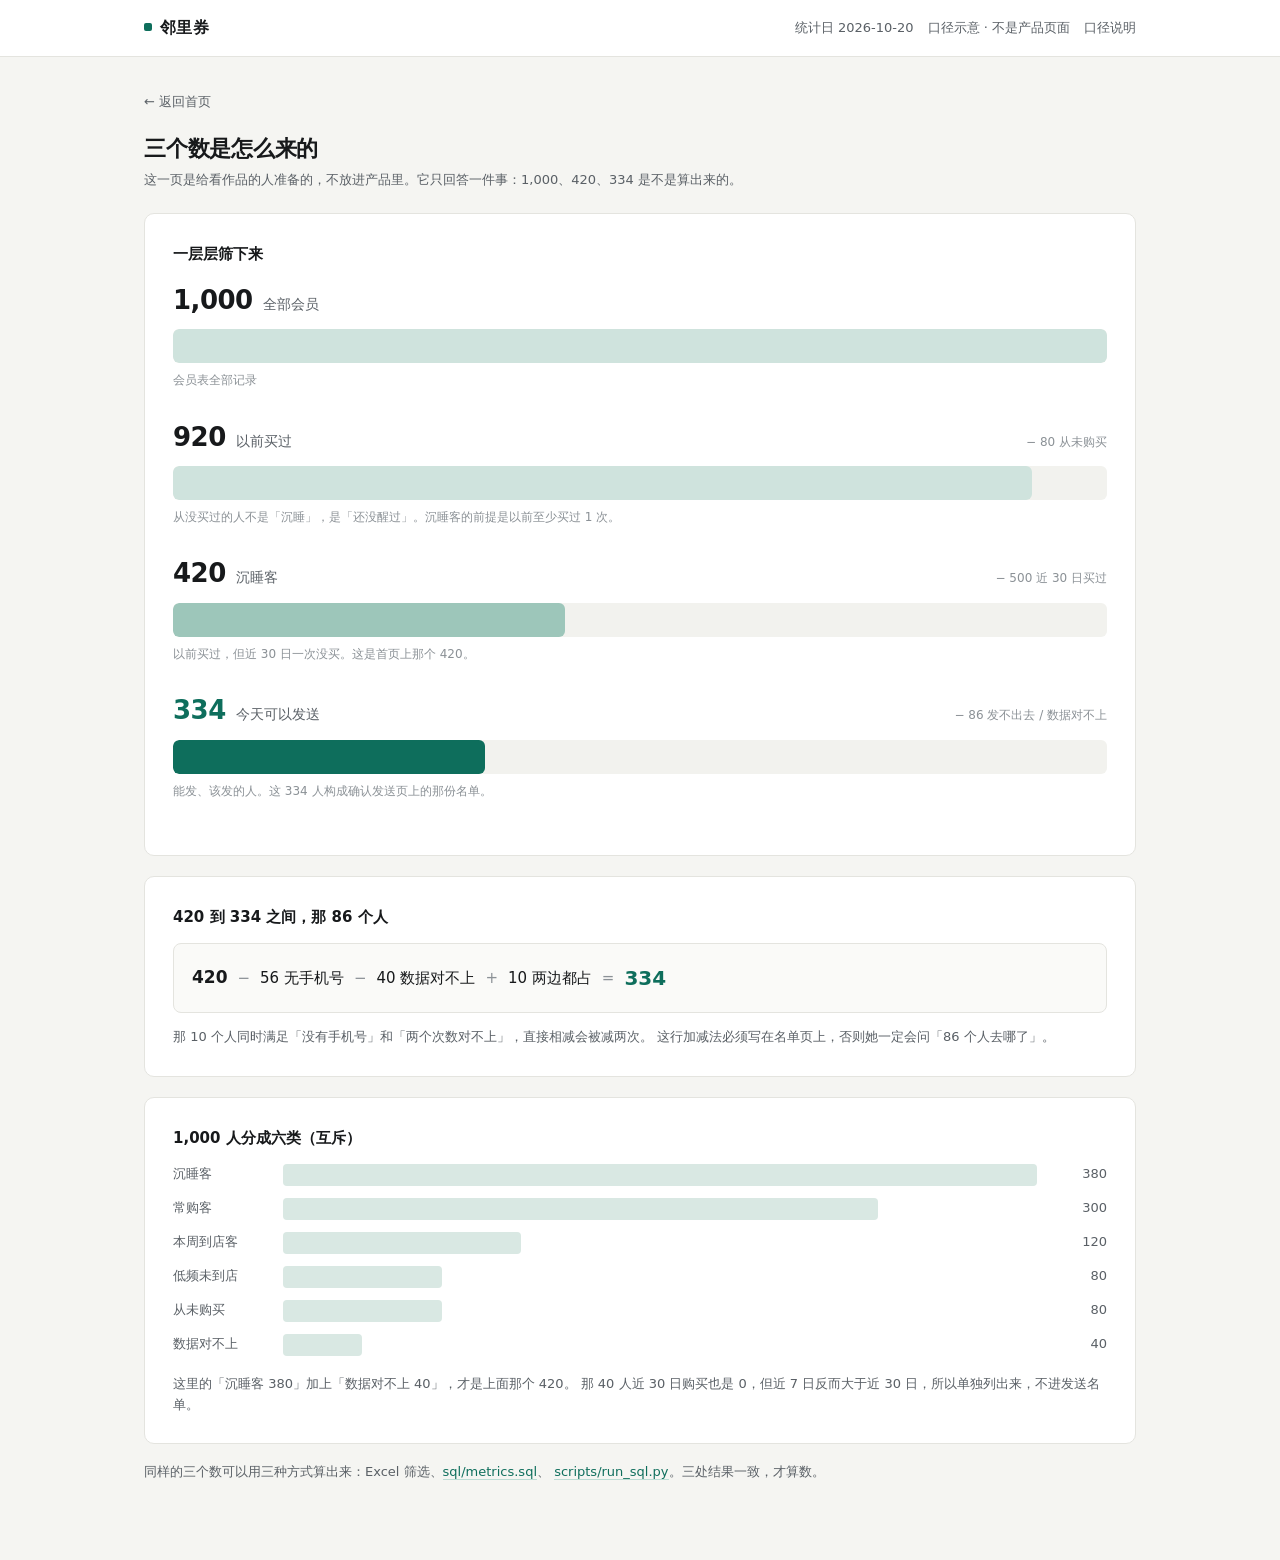
<file: 原型/funnel.html>
<!DOCTYPE html>
<html lang="zh-CN">
<head>
<meta charset="utf-8">
<meta name="viewport" content="width=device-width, initial-scale=1">
<title>邻里券 · 三个数是怎么来的</title>
<link rel="stylesheet" href="style.css">
<style>
  .stage { margin-bottom: 26px; }
  .stage-head {
    display: flex;
    align-items: baseline;
    gap: 10px;
    margin-bottom: 8px;
  }
  .stage-num {
    font-size: 26px;
    font-weight: 600;
    letter-spacing: -0.02em;
    font-variant-numeric: tabular-nums;
  }
  .stage-name { font-size: 14px; color: var(--ink2); }
  .stage-drop { margin-left: auto; font-size: 12px; color: var(--ink3); }
  .track {
    height: 34px;
    background: #f2f2ee;
    border-radius: 6px;
    overflow: hidden;
  }
  .fill {
    height: 100%;
    background: #cfe3dd;
    border-radius: 6px;
  }
  .fill.last { background: var(--accent); }
  .fill.mid { background: #9dc6ba; }
  .note {
    font-size: 12px;
    color: var(--ink3);
    margin-top: 8px;
  }
  .eq {
    display: flex;
    align-items: center;
    gap: 10px;
    flex-wrap: wrap;
    background: #fafaf8;
    border: 1px solid var(--line);
    border-radius: 8px;
    padding: 18px;
    font-size: 15px;
    font-variant-numeric: tabular-nums;
  }
  .eq b { font-size: 17px; }
  .eq .op { color: var(--ink3); }
  .eq .res { color: var(--accent); font-weight: 600; font-size: 20px; }
  .barrow {
    display: grid;
    grid-template-columns: 96px 1fr 56px;
    gap: 14px;
    align-items: center;
    margin-bottom: 12px;
    font-size: 14px;
  }
  .barrow .nm { color: var(--ink2); font-size: 13px; }
  .barrow .b {
    height: 22px;
    background: #d9e8e3;
    border-radius: 4px;
  }
  .barrow .v {
    text-align: right;
    font-variant-numeric: tabular-nums;
    color: var(--ink2);
    font-size: 13px;
  }
</style>
</head>
<body>

<div class="topbar">
  <div class="topbar-in">
    <a class="brand" href="index.html"><span></span>邻里券</a>
    <div class="topbar-meta">
      <span>统计日 <span data-stat-date>2026-10-20</span></span>
      <span>口径示意 · 不是产品页面</span>
      <span>口径说明</span>
    </div>
  </div>
</div>

<div class="wrap">
  <a class="back" href="index.html">← 返回首页</a>

  <h1>三个数是怎么来的</h1>
  <p class="muted" style="margin:2px 0 0">
    这一页是给看作品的人准备的，不放进产品里。它只回答一件事：1,000、420、334 是不是算出来的。
  </p>

  <div class="card" style="margin-top:22px">
    <h2>一层层筛下来</h2>

    <div class="stage">
      <div class="stage-head">
        <span class="stage-num">1,000</span>
        <span class="stage-name">全部会员</span>
      </div>
      <div class="track"><div class="fill" style="width:100%"></div></div>
      <div class="note">会员表全部记录</div>
    </div>

    <div class="stage">
      <div class="stage-head">
        <span class="stage-num">920</span>
        <span class="stage-name">以前买过</span>
        <span class="stage-drop">− 80 从未购买</span>
      </div>
      <div class="track"><div class="fill" style="width:92%"></div></div>
      <div class="note">从没买过的人不是「沉睡」，是「还没醒过」。沉睡客的前提是以前至少买过 1 次。</div>
    </div>

    <div class="stage">
      <div class="stage-head">
        <span class="stage-num">420</span>
        <span class="stage-name">沉睡客</span>
        <span class="stage-drop">− 500 近 30 日买过</span>
      </div>
      <div class="track"><div class="fill mid" style="width:42%"></div></div>
      <div class="note">以前买过，但近 30 日一次没买。这是首页上那个 420。</div>
    </div>

    <div class="stage">
      <div class="stage-head">
        <span class="stage-num" style="color:#0e6e5c">334</span>
        <span class="stage-name">今天可以发送</span>
        <span class="stage-drop">− 86 发不出去 / 数据对不上</span>
      </div>
      <div class="track"><div class="fill last" style="width:33.4%"></div></div>
      <div class="note">能发、该发的人。这 334 人构成确认发送页上的那份名单。</div>
    </div>
  </div>

  <div class="card">
    <h2>420 到 334 之间，那 86 个人</h2>
    <div class="eq">
      <b>420</b>
      <span class="op">−</span>
      <span>56 无手机号</span>
      <span class="op">−</span>
      <span>40 数据对不上</span>
      <span class="op">+</span>
      <span>10 两边都占</span>
      <span class="op">=</span>
      <span class="res">334</span>
    </div>
    <p class="muted" style="margin:14px 0 0">
      那 10 个人同时满足「没有手机号」和「两个次数对不上」，直接相减会被减两次。
      这行加减法必须写在名单页上，否则她一定会问「86 个人去哪了」。
    </p>
  </div>

  <div class="card">
    <h2>1,000 人分成六类（互斥）</h2>

    <div class="barrow"><div class="nm">沉睡客</div><div class="b" style="width:100%"></div><div class="v">380</div></div>
    <div class="barrow"><div class="nm">常购客</div><div class="b" style="width:78.9%"></div><div class="v">300</div></div>
    <div class="barrow"><div class="nm">本周到店客</div><div class="b" style="width:31.6%"></div><div class="v">120</div></div>
    <div class="barrow"><div class="nm">低频未到店</div><div class="b" style="width:21.1%"></div><div class="v">80</div></div>
    <div class="barrow"><div class="nm">从未购买</div><div class="b" style="width:21.1%"></div><div class="v">80</div></div>
    <div class="barrow"><div class="nm">数据对不上</div><div class="b" style="width:10.5%"></div><div class="v">40</div></div>

    <p class="muted" style="margin:18px 0 0">
      这里的「沉睡客 380」加上「数据对不上 40」，才是上面那个 420。
      那 40 人近 30 日购买也是 0，但近 7 日反而大于近 30 日，所以单独列出来，不进发送名单。
    </p>
  </div>

  <p class="muted" style="margin-top:18px">
    同样的三个数可以用三种方式算出来：Excel 筛选、<a class="link" href="../sql/metrics.sql">sql/metrics.sql</a>、
    <a class="link" href="../scripts/run_sql.py">scripts/run_sql.py</a>。三处结果一致，才算数。
  </p>
</div>
<script src="data.js"></script>
</body>
</html>
</file>
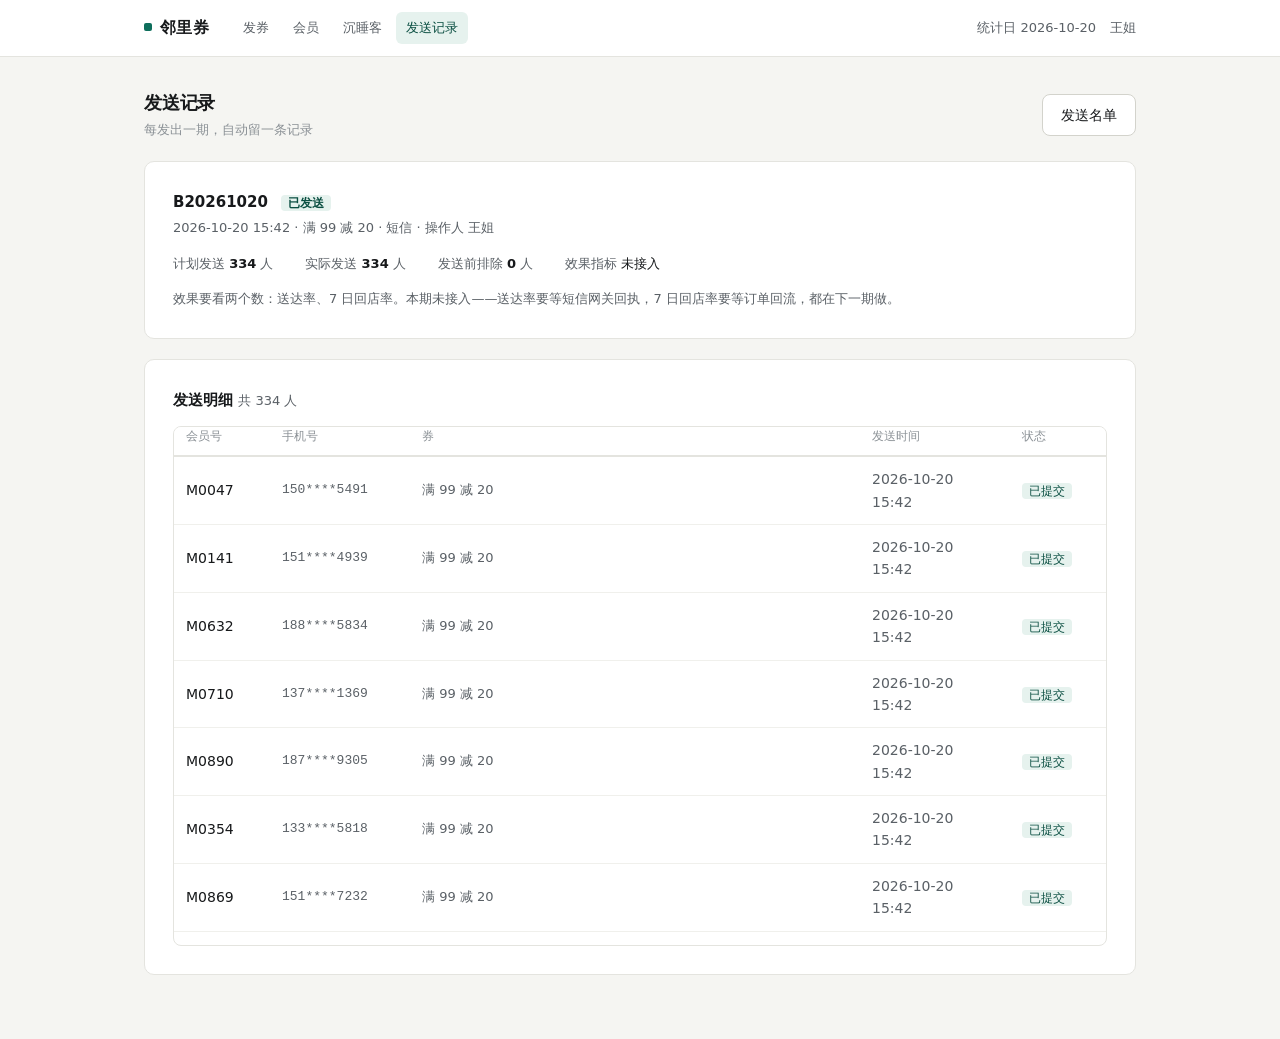
<file: 原型/records.html>
<!DOCTYPE html>
<html lang="zh-CN">
<head>
<meta charset="utf-8">
<meta name="viewport" content="width=device-width, initial-scale=1">
<title>邻里券 · 发送记录</title>
<link rel="stylesheet" href="style.css">
</head>
<body>

<div class="topbar">
  <div class="topbar-in">
    <a class="brand" href="index.html"><span></span>邻里券</a>
    <nav class="nav">
      <a href="index.html">发券</a>
      <a href="all.html">会员</a>
      <a href="sleepers.html">沉睡客</a>
      <a class="on" href="records.html">发送记录</a>
    </nav>
    <div class="topbar-meta">
      <span>统计日 <span data-stat-date>2026-10-20</span></span>
      <span>王姐</span>
    </div>
  </div>
</div>

<div class="wrap">

  <div class="toolbar">
    <div>
      <div class="ptitle">发送记录</div>
      <div class="psub">每发出一期，自动留一条记录</div>
    </div>
    <div class="spacer"></div>
    <a class="btn ghost" href="confirm.html">发送名单</a>
  </div>

  <div class="card" style="margin-top:0">
    <div class="row" style="margin-bottom:16px">
      <div>
        <div style="font-size:15px;font-weight:600">
          B20261020
          <span class="tag ok" style="margin-left:8px">已发送</span>
        </div>
        <div class="muted" style="margin-top:4px">2026-10-20 15:42 · 满 99 减 20 · 短信 · 操作人 王姐</div>
      </div>
    </div>

    <div class="mini" style="gap:32px">
      <div>计划发送 <b id="m-plan">334</b> 人</div>
      <div>实际发送 <b id="m-sent">334</b> 人</div>
      <div>发送前排除 <b>0</b> 人</div>
      <div>效果指标 <b class="muted" style="font-weight:400">未接入</b></div>
    </div>

    <p class="muted" style="margin:14px 0 0">
      效果要看两个数：送达率、7 日回店率。本期未接入——送达率要等短信网关回执，7 日回店率要等订单回流，都在下一期做。
    </p>
  </div>

  <div class="card">
    <h2>发送明细 <span class="muted" style="font-weight:400">共 <span id="c-rows">334</span> 人</span></h2>

    <div class="tablewrap">
      <table>
        <thead>
          <tr>
            <th style="width:96px">会员号</th>
            <th style="width:140px">手机号</th>
            <th>券</th>
            <th style="width:150px">发送时间</th>
            <th style="width:96px">状态</th>
          </tr>
        </thead>
        <tbody id="tbody"></tbody>
      </table>
    </div>
  </div>

</div>

<script src="data.js"></script>
<script>
var rows = (window.MEMBERS || []).filter(function (m) {
  return m.e && m.c30 === 0 && m.c7 === 0 && !!m.p;
});

var html = '';
for (var i = 0; i < rows.length; i++) {
  var m = rows[i];
  html += '<tr>' +
    '<td>' + m.id + '</td>' +
    '<td class="mid">' + m.p + '</td>' +
    '<td class="muted">满 99 减 20</td>' +
    '<td class="num">2026-10-20 15:42</td>' +
    '<td><span class="tag ok">已提交</span></td>' +
    '</tr>';
}
document.getElementById('tbody').innerHTML = html;

document.getElementById('m-plan').textContent = rows.length;
document.getElementById('m-sent').textContent = rows.length;
document.getElementById('c-rows').textContent = rows.length;
</script>
</body>
</html>
</file>
<file: 原型/style.css>
:root {
  --bg: #f5f5f2;
  --surface: #ffffff;
  --ink: #17191b;
  --ink2: #5a6066;
  --ink3: #8b9196;
  --line: #e4e4df;
  --line2: #d3d3cc;
  --accent: #0e6e5c;
  --accent-soft: #e6f2ee;
  --warn: #9a5b12;
  --warn-soft: #fbf2e4;
  --radius: 10px;
}

* { box-sizing: border-box; }

body {
  margin: 0;
  background: var(--bg);
  color: var(--ink);
  font-family: system-ui, -apple-system, "PingFang SC", "Microsoft YaHei", sans-serif;
  font-size: 15px;
  line-height: 1.6;
  -webkit-font-smoothing: antialiased;
}

.topbar {
  background: var(--surface);
  border-bottom: 1px solid var(--line);
  position: sticky;
  top: 0;
  z-index: 10;
}

.topbar-in {
  max-width: 1040px;
  margin: 0 auto;
  padding: 0 24px;
  height: 56px;
  display: flex;
  align-items: center;
  gap: 16px;
}

.brand {
  font-size: 16px;
  font-weight: 600;
  letter-spacing: 0.02em;
  color: var(--ink);
  text-decoration: none;
}

.brand span {
  display: inline-block;
  width: 8px;
  height: 8px;
  border-radius: 2px;
  background: var(--accent);
  margin-right: 8px;
  vertical-align: 2px;
}

.topbar-meta {
  margin-left: auto;
  display: flex;
  align-items: center;
  gap: 14px;
  font-size: 13px;
  color: var(--ink2);
}

.badge {
  font-size: 12px;
  padding: 2px 8px;
  border-radius: 4px;
  background: var(--warn-soft);
  color: var(--warn);
  border: 1px solid #efe0c8;
}

.wrap {
  max-width: 1040px;
  margin: 0 auto;
  padding: 32px 24px 64px;
}

.card {
  background: var(--surface);
  border: 1px solid var(--line);
  border-radius: var(--radius);
  padding: 28px;
}

.card + .card { margin-top: 20px; }

.eyebrow {
  font-size: 13px;
  color: var(--ink3);
  margin: 0 0 6px;
}

h1 {
  font-size: 22px;
  font-weight: 600;
  margin: 0 0 4px;
  letter-spacing: -0.01em;
}

h2 {
  font-size: 15px;
  font-weight: 600;
  margin: 0 0 14px;
}

.kpis {
  display: grid;
  grid-template-columns: repeat(3, 1fr);
  gap: 0;
  border-top: 1px solid var(--line);
  border-bottom: 1px solid var(--line);
  margin: 24px 0 20px;
}

.kpi {
  padding: 22px 0 20px;
  padding-right: 24px;
}

.kpi + .kpi {
  border-left: 1px solid var(--line);
  padding-left: 28px;
}

.kpi-label {
  font-size: 13px;
  color: var(--ink2);
  margin-bottom: 6px;
}

.kpi-num {
  font-size: 40px;
  font-weight: 600;
  line-height: 1.1;
  letter-spacing: -0.02em;
  font-variant-numeric: tabular-nums;
}

.kpi-num small {
  font-size: 15px;
  font-weight: 400;
  color: var(--ink3);
  margin-left: 4px;
}

.kpi-note {
  font-size: 12px;
  color: var(--ink3);
  margin-top: 8px;
}

.kpi.hl .kpi-num { color: var(--accent); }

.rule {
  display: flex;
  align-items: center;
  gap: 12px;
  flex-wrap: wrap;
  background: var(--accent-soft);
  border-radius: 8px;
  padding: 14px 16px;
  font-size: 14px;
  color: #0b4f42;
}

.rule b { font-weight: 600; }

.btn {
  display: inline-flex;
  align-items: center;
  gap: 8px;
  border: 1px solid var(--accent);
  background: var(--accent);
  color: #fff;
  font-size: 14px;
  font-family: inherit;
  padding: 9px 18px;
  border-radius: 8px;
  cursor: pointer;
  text-decoration: none;
}

.btn:hover { background: #0b5b4c; border-color: #0b5b4c; }

.btn.ghost {
  background: #fff;
  color: var(--ink);
  border-color: var(--line2);
}

.btn.ghost:hover { background: #fafaf8; }

.btn[disabled] {
  opacity: 0.45;
  cursor: not-allowed;
}

.row { display: flex; align-items: center; gap: 12px; }
.row.end { justify-content: flex-end; }
.spacer { flex: 1; }

.muted { color: var(--ink2); font-size: 13px; }

.mini {
  display: flex;
  gap: 28px;
  flex-wrap: wrap;
  font-size: 13px;
  color: var(--ink2);
}

.mini b {
  color: var(--ink);
  font-weight: 600;
  font-variant-numeric: tabular-nums;
}

table {
  width: 100%;
  border-collapse: collapse;
  font-size: 14px;
}

th {
  text-align: left;
  font-weight: 500;
  font-size: 12px;
  color: var(--ink3);
  padding: 0 12px 10px;
  border-bottom: 1px solid var(--line);
  white-space: nowrap;
}

td {
  padding: 11px 12px;
  border-bottom: 1px solid #f0f0ec;
  font-variant-numeric: tabular-nums;
}

tbody tr:hover { background: #fafaf8; }

td.num { color: var(--ink2); }

.mid {
  font-family: ui-monospace, "SF Mono", Consolas, monospace;
  font-size: 13px;
  color: var(--ink2);
}

.tag {
  font-size: 12px;
  padding: 1px 7px;
  border-radius: 4px;
  background: #f2f2ee;
  color: var(--ink2);
  white-space: nowrap;
}

.tag.warn { background: var(--warn-soft); color: var(--warn); }
.tag.ok { background: var(--accent-soft); color: #0b4f42; }

.link {
  color: var(--accent);
  text-decoration: none;
  font-size: 13px;
  border-bottom: 1px solid #bcdcd4;
}

input[type="checkbox"] {
  width: 16px;
  height: 16px;
  accent-color: var(--accent);
  cursor: pointer;
  vertical-align: -2px;
}

input[type="checkbox"]:disabled { cursor: not-allowed; }

.footbar {
  display: flex;
  align-items: center;
  gap: 16px;
  padding-top: 18px;
  margin-top: 4px;
}

.footbar .count {
  font-size: 15px;
  font-weight: 600;
  font-variant-numeric: tabular-nums;
}

.banner {
  display: flex;
  gap: 14px;
  align-items: flex-start;
  border-radius: 8px;
  padding: 16px 18px;
  font-size: 14px;
  margin-bottom: 24px;
}

.banner.ok { background: var(--accent-soft); color: #0b4f42; }
.banner.no { background: #f2f2ee; color: var(--ink2); }

.banner .mark {
  font-size: 18px;
  line-height: 1.2;
}

.evi {
  border-top: 1px solid var(--line);
}

.evi-row {
  display: grid;
  grid-template-columns: 1.4fr 1fr 2fr;
  gap: 16px;
  align-items: center;
  padding: 15px 0;
  border-bottom: 1px solid #f0f0ec;
  font-size: 14px;
}

.evi-row .k { color: var(--ink2); }
.evi-row .v { font-variant-numeric: tabular-nums; }
.evi-row .why { font-size: 13px; color: var(--ink3); }

.summary-line {
  background: #fafaf8;
  border: 1px solid var(--line);
  border-radius: 8px;
  padding: 16px 18px;
  font-size: 14px;
  color: var(--ink);
  margin-top: 22px;
}

.rulelist {
  margin: 0;
  padding-left: 18px;
  font-size: 13px;
  color: var(--ink2);
  line-height: 1.9;
}

.rulelist b { color: var(--ink); font-weight: 500; }

.back {
  display: inline-flex;
  align-items: center;
  gap: 6px;
  font-size: 13px;
  color: var(--ink2);
  text-decoration: none;
  margin-bottom: 18px;
}

.back:hover { color: var(--accent); }

.toast {
  position: fixed;
  left: 50%;
  bottom: 40px;
  transform: translateX(-50%) translateY(12px);
  background: #17191b;
  color: #fff;
  font-size: 14px;
  padding: 12px 20px;
  border-radius: 8px;
  opacity: 0;
  pointer-events: none;
  transition: opacity .18s, transform .18s;
  z-index: 50;
}

.toast.show { opacity: 1; transform: translateX(-50%) translateY(0); }

.seg {
  display: flex;
  gap: 8px;
  flex-wrap: wrap;
  margin: 18px 0 16px;
}

.seg button {
  font: inherit;
  font-size: 13px;
  padding: 6px 14px;
  border-radius: 999px;
  border: 1px solid var(--line2);
  background: #fff;
  color: var(--ink2);
  cursor: pointer;
}

.seg button:hover { border-color: var(--accent); color: var(--accent); }

.seg button.on {
  background: var(--accent);
  border-color: var(--accent);
  color: #fff;
}

a.kpi {
  text-decoration: none;
  color: inherit;
  display: block;
}

a.kpi:hover { background: #fafaf8; }

.kpi .go {
  font-size: 12px;
  color: var(--accent);
  margin-top: 6px;
}

thead th {
  position: sticky;
  top: 0;
  background: var(--surface);
  z-index: 2;
}

.bar {
  display: flex;
  align-items: center;
  gap: 12px;
  flex-wrap: wrap;
}

.search {
  font: inherit;
  font-size: 13px;
  padding: 7px 12px;
  border: 1px solid var(--line2);
  border-radius: 8px;
  width: 200px;
  color: var(--ink);
  background: #fff;
}

.search:focus {
  outline: none;
  border-color: var(--accent);
}

.nav {
  display: flex;
  gap: 4px;
  margin-left: 8px;
}

.nav a {
  font-size: 13px;
  color: var(--ink2);
  text-decoration: none;
  padding: 6px 10px;
  border-radius: 6px;
}

.nav a:hover { background: #f4f4f0; color: var(--ink); }

.nav a.on {
  background: var(--accent-soft);
  color: #0b4f42;
  font-weight: 500;
}

.toolbar {
  display: flex;
  align-items: center;
  gap: 12px;
  margin-bottom: 20px;
}

.ptitle {
  font-size: 18px;
  font-weight: 600;
  letter-spacing: -0.01em;
}

.psub {
  font-size: 13px;
  color: var(--ink3);
  margin-top: 2px;
}

.tablewrap {
  max-height: 520px;
  overflow-y: auto;
  border: 1px solid var(--line);
  border-radius: 8px;
}

.tablewrap table {
  border-collapse: separate;
  border-spacing: 0;
}

.tablewrap thead th {
  position: sticky;
  top: 0;
  background: var(--surface);
  z-index: 2;
  box-shadow: inset 0 -1px 0 var(--line);
}

.tablewrap tbody tr:last-child td { border-bottom: none; }

.overlay {
  position: fixed;
  inset: 0;
  background: rgba(18, 24, 22, .38);
  display: none;
  align-items: center;
  justify-content: center;
  z-index: 50;
}

.overlay.show { display: flex; }

.modal {
  background: #fff;
  border-radius: 12px;
  width: 380px;
  max-width: calc(100vw - 40px);
  box-shadow: 0 18px 50px rgba(0, 0, 0, .2);
}

.modal-title {
  padding: 22px 24px 0;
  font-size: 16px;
  font-weight: 600;
}

.modal-body { padding: 14px 24px 18px; }

.kv {
  display: flex;
  justify-content: space-between;
  align-items: baseline;
  padding: 8px 0;
  font-size: 14px;
  border-bottom: 1px solid #f1f1ec;
}

.kv:last-of-type { border-bottom: none; }
.kv span { color: var(--ink3); }

.warn {
  margin-top: 14px;
  background: #fdf6e8;
  color: #8a5a12;
  font-size: 13px;
  line-height: 1.55;
  padding: 10px 12px;
  border-radius: 6px;
}

.modal-foot {
  display: flex;
  gap: 10px;
  justify-content: flex-end;
  padding: 0 24px 22px;
}
</file>
